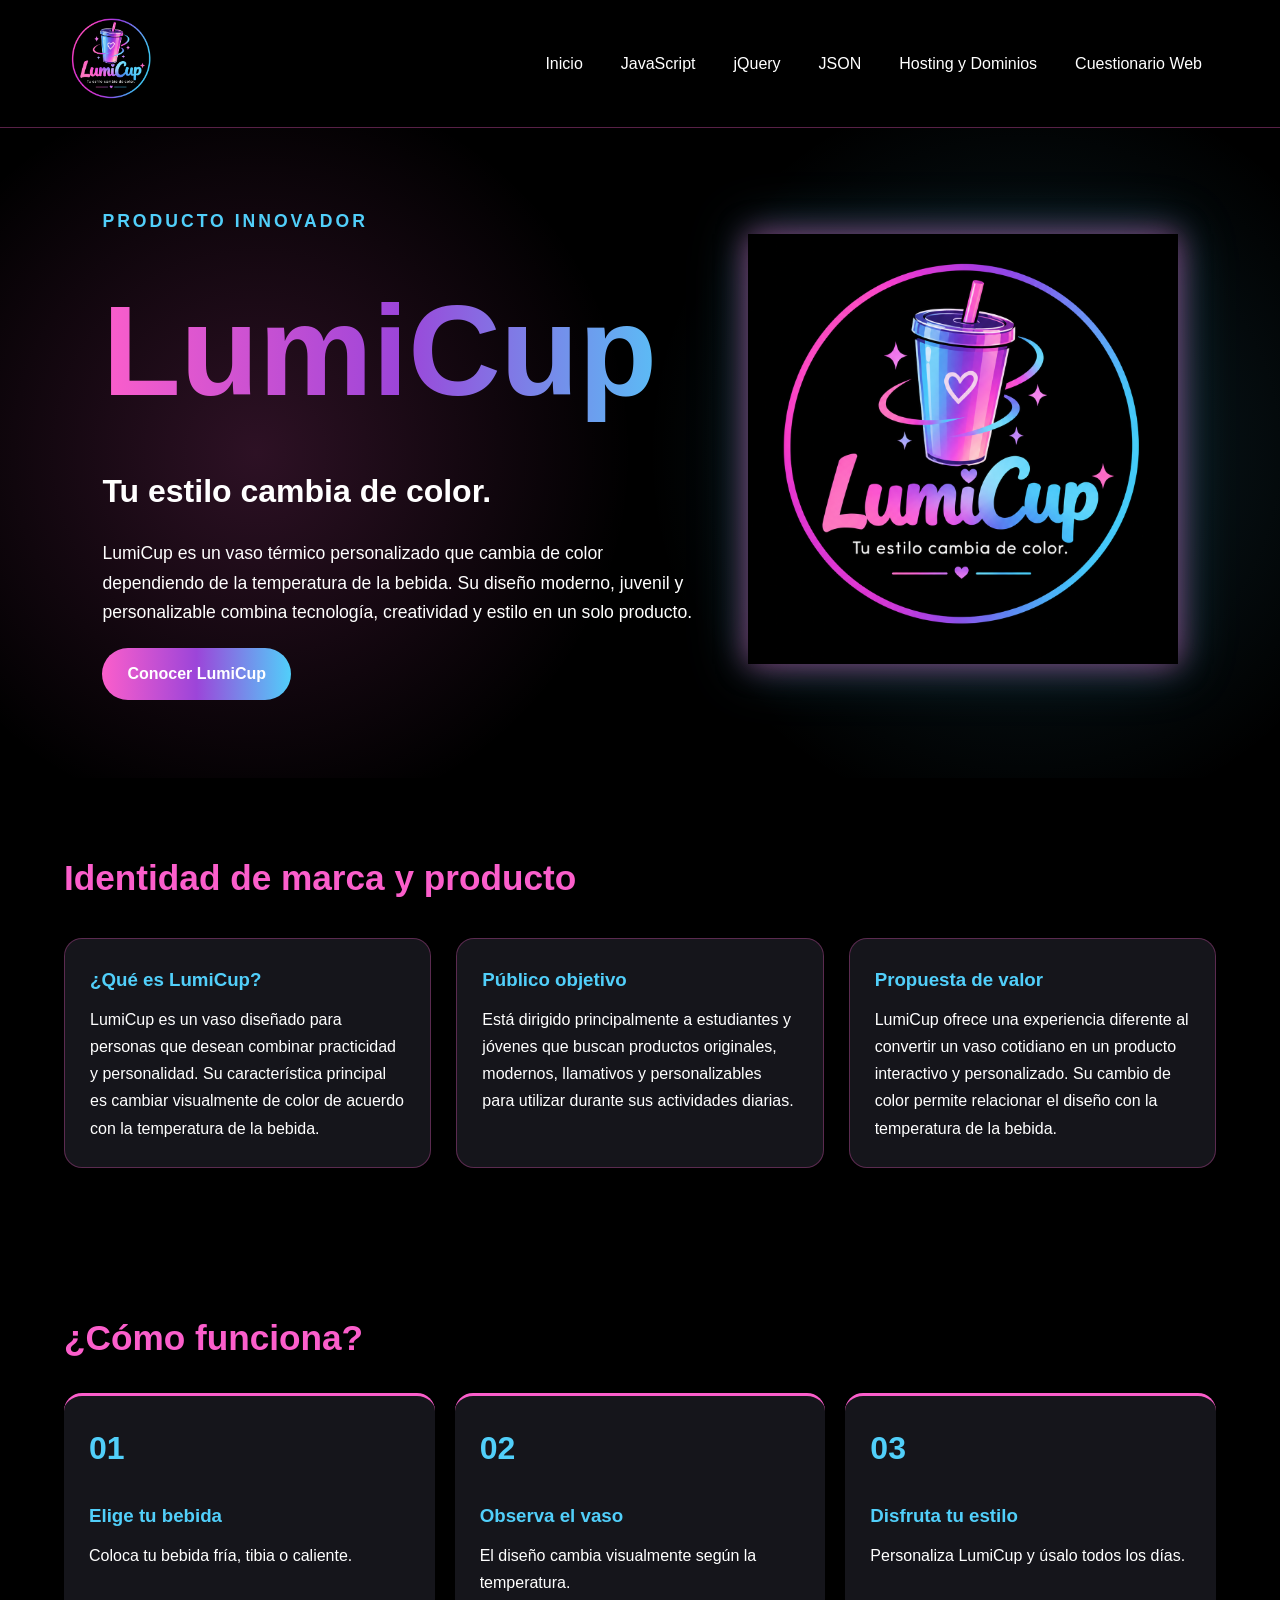
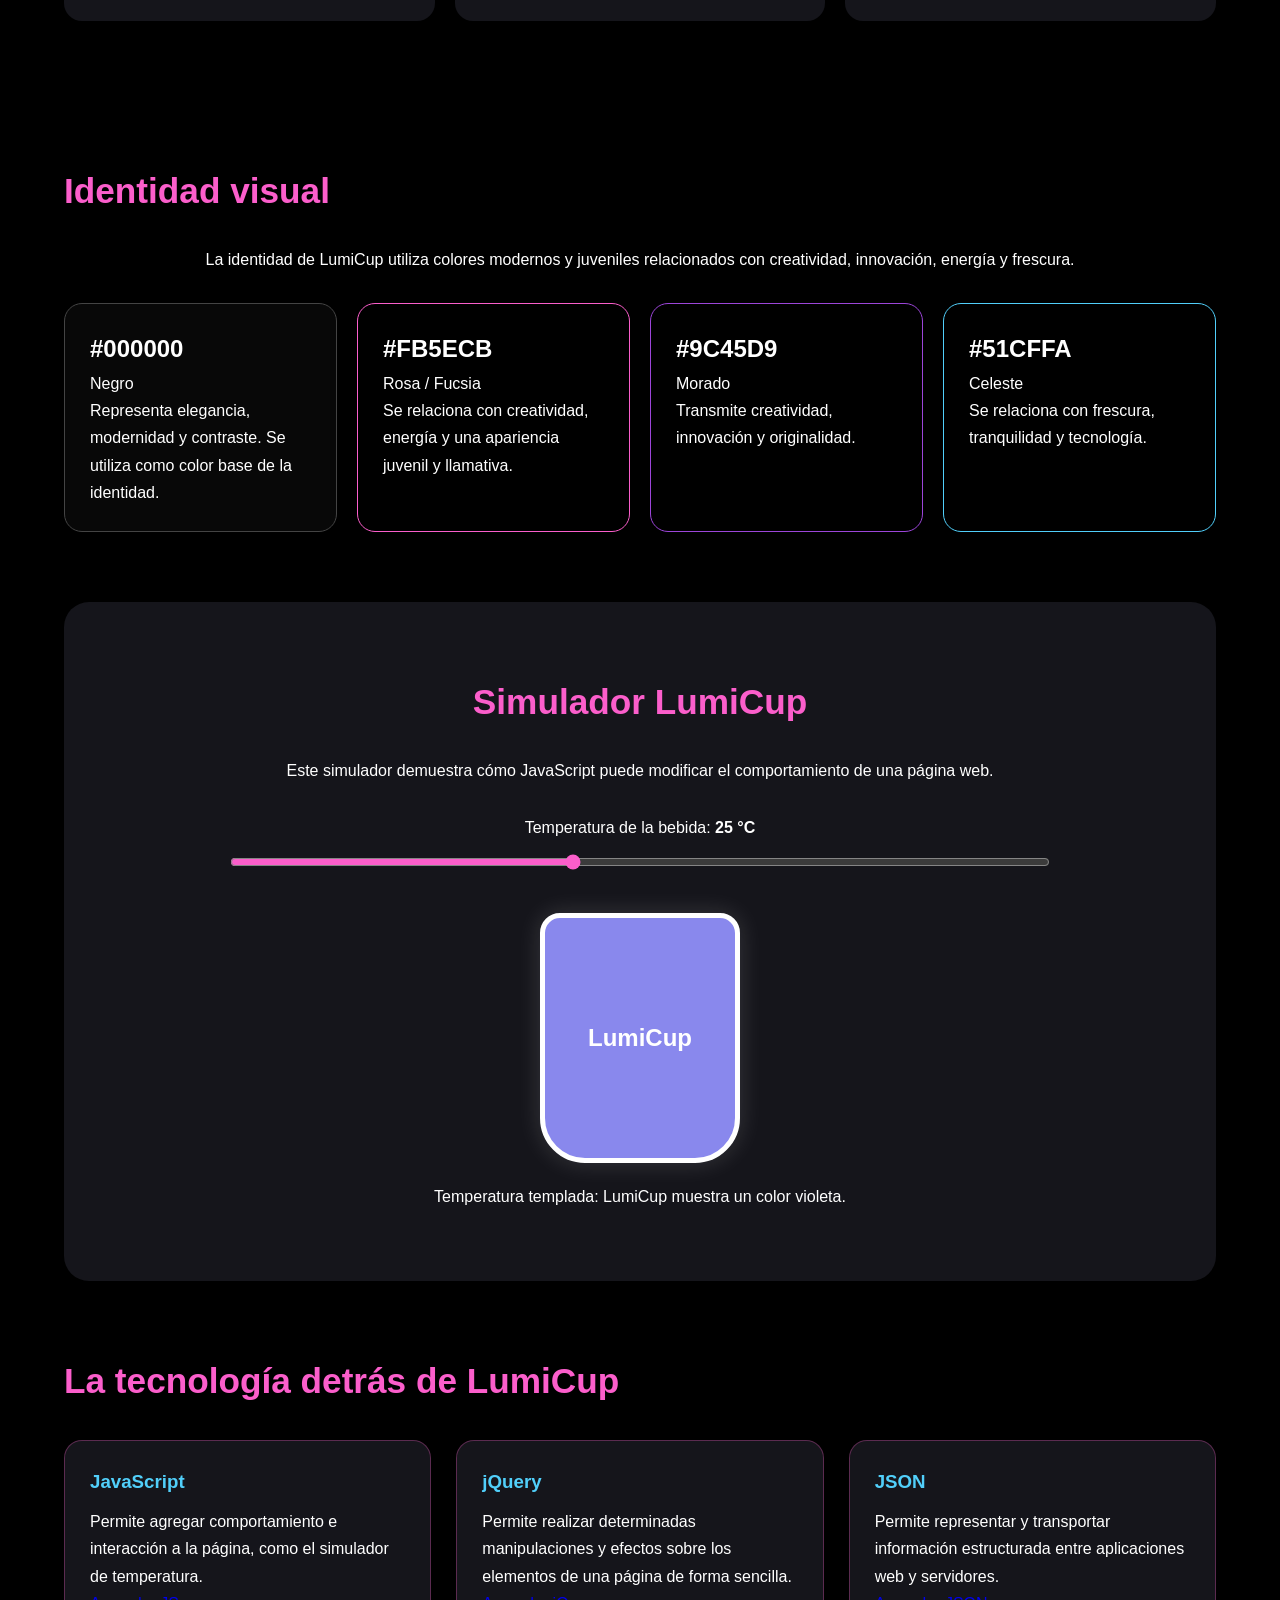
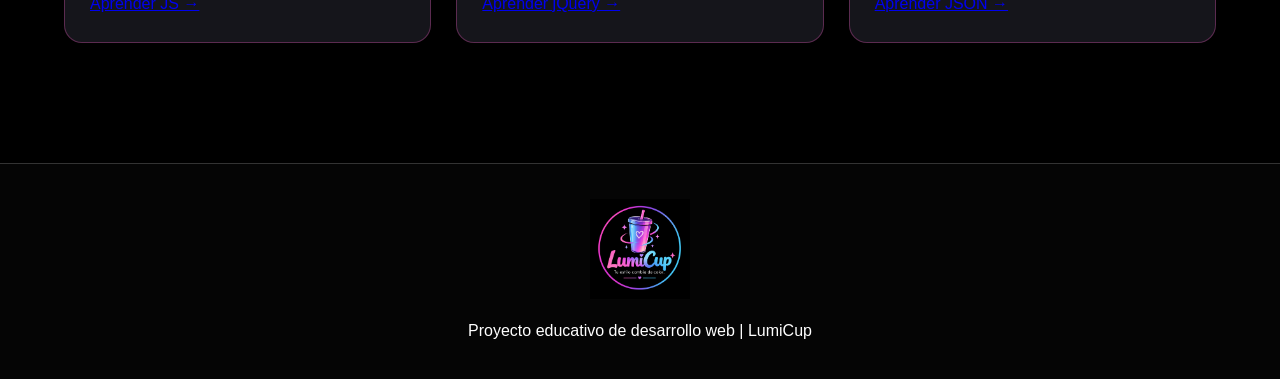
<file: index.html>
<!DOCTYPE html>
<html lang="es">
<head>
    <meta charset="UTF-8">
    <meta name="viewport" content="width=device-width, initial-scale=1.0">
    <title>LumiCup | Inicio</title>
    <link rel="stylesheet" href="css/estilos.css">
</head>

<body>

<header>
    <div class="logo-header">
        <img src="img/Logo LumiCup con brillo neón.png" alt="Logo LumiCup">
    </div>

    <nav>
        <a href="index.html">Inicio</a>
        <a href="javascript.html">JavaScript</a>
        <a href="jquery.html">jQuery</a>
        <a href="json.html">JSON</a>
        <a href="hosting.html">Hosting y Dominios</a>
        <a href="cuestionario.html">Cuestionario Web</a>
    </nav>
</header>

<main>

    <section class="hero">
        <div class="hero-text">
            <p class="etiqueta">PRODUCTO INNOVADOR</p>

            <h1>LumiCup</h1>

            <h2>Tu estilo cambia de color.</h2>

            <p>
                LumiCup es un vaso térmico personalizado que cambia de color
                dependiendo de la temperatura de la bebida. Su diseño moderno,
                juvenil y personalizable combina tecnología, creatividad y estilo
                en un solo producto.
            </p>

            <a href="#producto" class="boton">Conocer LumiCup</a>
        </div>

        <div class="hero-logo">
            <img src="img/Logo LumiCup con brillo neón.png" alt="LumiCup">
        </div>
    </section>


    <section id="producto" class="seccion">
        <h2>Identidad de marca y producto</h2>

        <div class="tarjetas">

            <article class="tarjeta">
                <h3>¿Qué es LumiCup?</h3>
                <p>
                    LumiCup es un vaso diseñado para personas que desean
                    combinar practicidad y personalidad. Su característica
                    principal es cambiar visualmente de color de acuerdo con
                    la temperatura de la bebida.
                </p>
            </article>

            <article class="tarjeta">
                <h3>Público objetivo</h3>
                <p>
                    Está dirigido principalmente a estudiantes y jóvenes que
                    buscan productos originales, modernos, llamativos y
                    personalizables para utilizar durante sus actividades
                    diarias.
                </p>
            </article>

            <article class="tarjeta">
                <h3>Propuesta de valor</h3>
                <p>
                    LumiCup ofrece una experiencia diferente al convertir un
                    vaso cotidiano en un producto interactivo y personalizado.
                    Su cambio de color permite relacionar el diseño con la
                    temperatura de la bebida.
                </p>
            </article>

        </div>
    </section>


    <section class="seccion">
        <h2>¿Cómo funciona?</h2>

        <div class="proceso">

            <div class="paso">
                <span>01</span>
                <h3>Elige tu bebida</h3>
                <p>Coloca tu bebida fría, tibia o caliente.</p>
            </div>

            <div class="paso">
                <span>02</span>
                <h3>Observa el vaso</h3>
                <p>El diseño cambia visualmente según la temperatura.</p>
            </div>

            <div class="paso">
                <span>03</span>
                <h3>Disfruta tu estilo</h3>
                <p>Personaliza LumiCup y úsalo todos los días.</p>
            </div>

        </div>
    </section>


    <section class="seccion">
        <h2>Identidad visual</h2>

        <p class="centrado">
            La identidad de LumiCup utiliza colores modernos y juveniles
            relacionados con creatividad, innovación, energía y frescura.
        </p>

        <div class="colores">

            <div class="color color-negro">
                <strong>#000000</strong>
                <span>Negro</span>
                <p>
                    Representa elegancia, modernidad y contraste.
                    Se utiliza como color base de la identidad.
                </p>
            </div>

            <div class="color color-rosa">
                <strong>#FB5ECB</strong>
                <span>Rosa / Fucsia</span>
                <p>
                    Se relaciona con creatividad, energía y una apariencia
                    juvenil y llamativa.
                </p>
            </div>

            <div class="color color-morado">
                <strong>#9C45D9</strong>
                <span>Morado</span>
                <p>
                    Transmite creatividad, innovación y originalidad.
                </p>
            </div>

            <div class="color color-celeste">
                <strong>#51CFFA</strong>
                <span>Celeste</span>
                <p>
                    Se relaciona con frescura, tranquilidad y tecnología.
                </p>
            </div>

        </div>
    </section>


    <section class="seccion simulador">
        <h2>Simulador LumiCup</h2>

        <p>
            Este simulador demuestra cómo JavaScript puede modificar el
            comportamiento de una página web.
        </p>

        <label for="temperatura">
            Temperatura de la bebida:
            <strong><span id="valorTemperatura">25</span> °C</strong>
        </label>

        <input
            type="range"
            id="temperatura"
            min="0"
            max="60"
            value="25"
        >

        <div id="vaso" class="vaso-demo">
            LumiCup
        </div>

        <p id="mensajeTemperatura">
            Temperatura templada.
        </p>
    </section>


    <section class="seccion">
        <h2>La tecnología detrás de LumiCup</h2>

        <div class="tarjetas">

            <article class="tarjeta">
                <h3>JavaScript</h3>
                <p>
                    Permite agregar comportamiento e interacción a la página,
                    como el simulador de temperatura.
                </p>
                <a href="javascript.html" class="enlace">Aprender JS →</a>
            </article>

            <article class="tarjeta">
                <h3>jQuery</h3>
                <p>
                    Permite realizar determinadas manipulaciones y efectos
                    sobre los elementos de una página de forma sencilla.
                </p>
                <a href="jquery.html" class="enlace">Aprender jQuery →</a>
            </article>

            <article class="tarjeta">
                <h3>JSON</h3>
                <p>
                    Permite representar y transportar información estructurada
                    entre aplicaciones web y servidores.
                </p>
                <a href="json.html" class="enlace">Aprender JSON →</a>
            </article>

        </div>
    </section>

</main>

<footer>
    <img src="img/Logo LumiCup con brillo neón.png" alt="LumiCup">
    <p>Proyecto educativo de desarrollo web | LumiCup</p>
</footer>

<script src="js/script.js"></script>

</body>
</html>
</file>
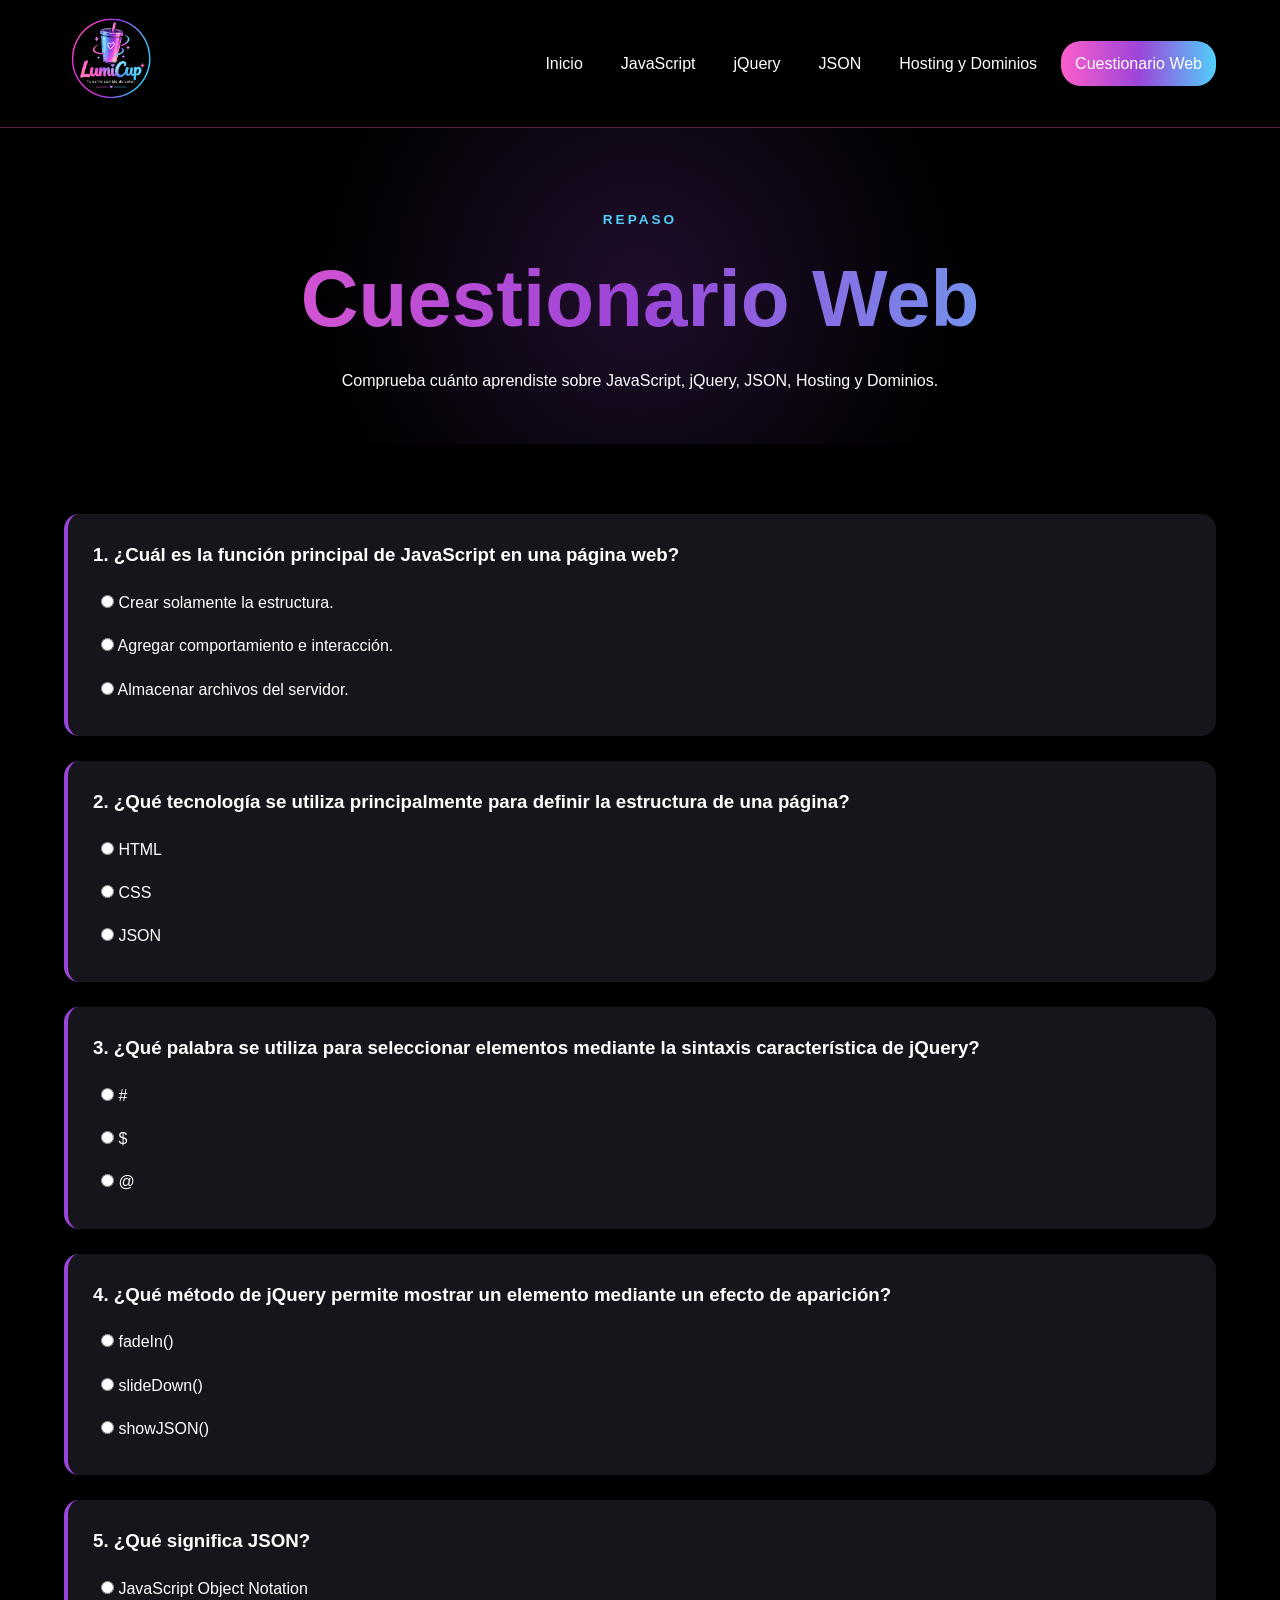
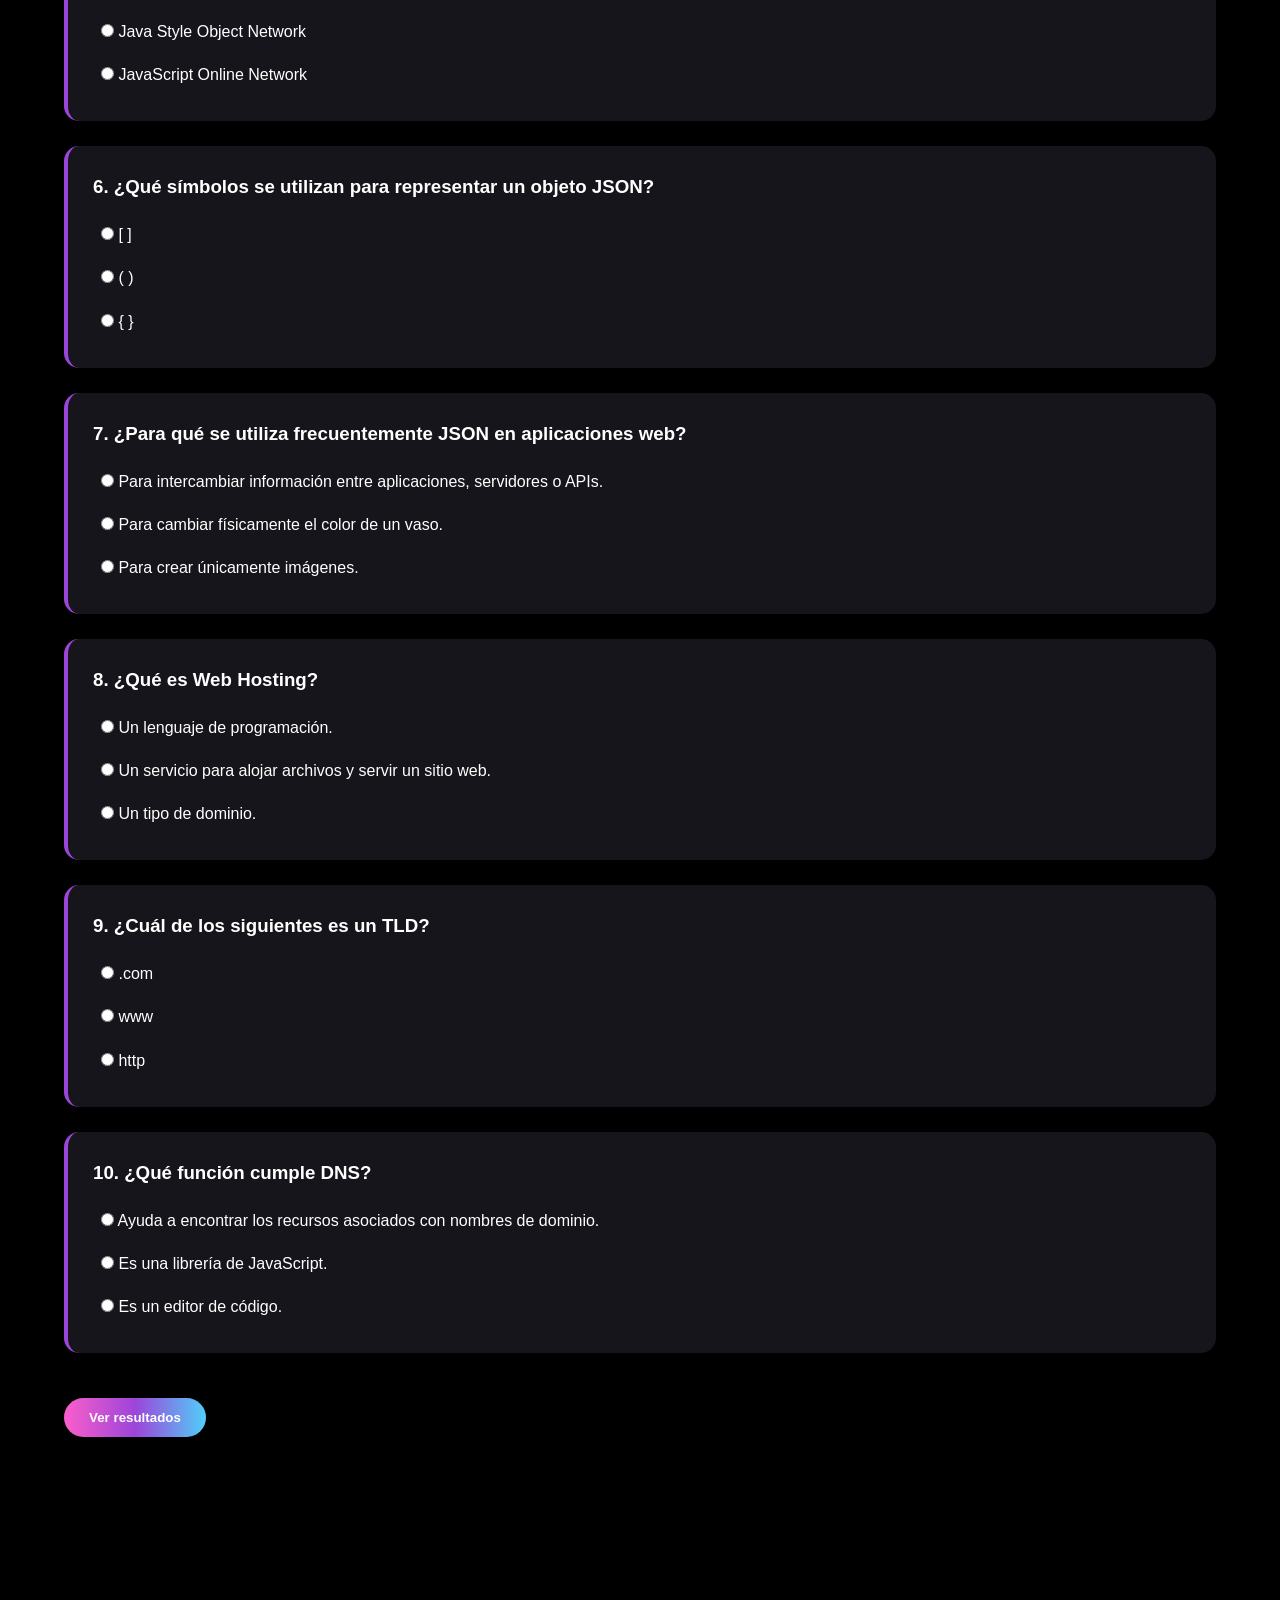
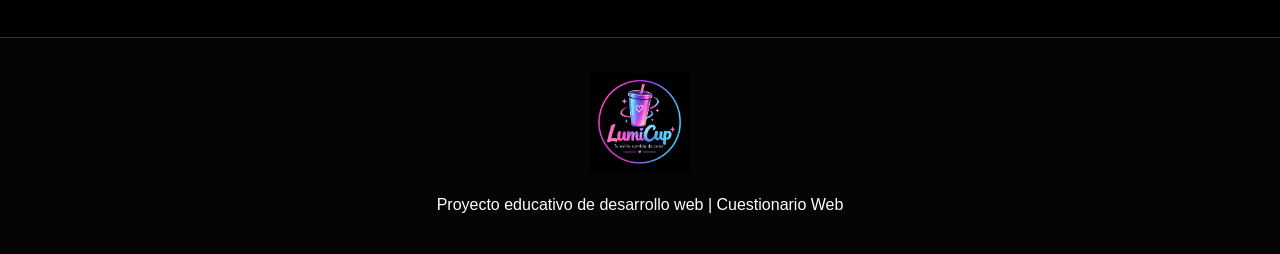
<file: cuestionario.html>
<!DOCTYPE html>
<html lang="es">
<head>

    <meta charset="UTF-8">

    <meta name="viewport" content="width=device-width, initial-scale=1.0">

    <title>LumiCup | Cuestionario Web</title>

    <link rel="stylesheet" href="css/estilos.css">

</head>


<body>

<header>

    <div class="logo-header">

        <img src="img/Logo LumiCup con brillo neón.png" alt="Logo LumiCup">

    </div>


    <nav>

        <a href="index.html">Inicio</a>

        <a href="javascript.html">JavaScript</a>

        <a href="jquery.html">jQuery</a>

        <a href="json.html">JSON</a>

        <a href="hosting.html">Hosting y Dominios</a>

        <a href="cuestionario.html" class="activo">
            Cuestionario Web
        </a>

    </nav>

</header>


<main>


<section class="pagina-titulo">

    <p class="etiqueta">REPASO</p>

    <h1>Cuestionario Web</h1>

    <p>
        Comprueba cuánto aprendiste sobre JavaScript, jQuery, JSON,
        Hosting y Dominios.
    </p>

</section>


<section class="seccion">

<form id="formularioQuiz">


<div class="pregunta">

    <h3>1. ¿Cuál es la función principal de JavaScript en una página web?</h3>

    <label>
        <input type="radio" name="p1" value="a">
        Crear solamente la estructura.
    </label>

    <label>
        <input type="radio" name="p1" value="b">
        Agregar comportamiento e interacción.
    </label>

    <label>
        <input type="radio" name="p1" value="c">
        Almacenar archivos del servidor.
    </label>

</div>


<div class="pregunta">

    <h3>2. ¿Qué tecnología se utiliza principalmente para definir la estructura de una página?</h3>

    <label>
        <input type="radio" name="p2" value="a">
        HTML
    </label>

    <label>
        <input type="radio" name="p2" value="b">
        CSS
    </label>

    <label>
        <input type="radio" name="p2" value="c">
        JSON
    </label>

</div>


<div class="pregunta">

    <h3>3. ¿Qué palabra se utiliza para seleccionar elementos mediante la sintaxis característica de jQuery?</h3>

    <label>
        <input type="radio" name="p3" value="a">
        #
    </label>

    <label>
        <input type="radio" name="p3" value="b">
        $
    </label>

    <label>
        <input type="radio" name="p3" value="c">
        @
    </label>

</div>


<div class="pregunta">

    <h3>4. ¿Qué método de jQuery permite mostrar un elemento mediante un efecto de aparición?</h3>

    <label>
        <input type="radio" name="p4" value="a">
        fadeIn()
    </label>

    <label>
        <input type="radio" name="p4" value="b">
        slideDown()
    </label>

    <label>
        <input type="radio" name="p4" value="c">
        showJSON()
    </label>

</div>


<div class="pregunta">

    <h3>5. ¿Qué significa JSON?</h3>

    <label>
        <input type="radio" name="p5" value="a">
        JavaScript Object Notation
    </label>

    <label>
        <input type="radio" name="p5" value="b">
        Java Style Object Network
    </label>

    <label>
        <input type="radio" name="p5" value="c">
        JavaScript Online Network
    </label>

</div>


<div class="pregunta">

    <h3>6. ¿Qué símbolos se utilizan para representar un objeto JSON?</h3>

    <label>
        <input type="radio" name="p6" value="a">
        [ ]
    </label>

    <label>
        <input type="radio" name="p6" value="b">
        ( )
    </label>

    <label>
        <input type="radio" name="p6" value="c">
        { }
    </label>

</div>


<div class="pregunta">

    <h3>7. ¿Para qué se utiliza frecuentemente JSON en aplicaciones web?</h3>

    <label>
        <input type="radio" name="p7" value="a">
        Para intercambiar información entre aplicaciones, servidores o APIs.
    </label>

    <label>
        <input type="radio" name="p7" value="b">
        Para cambiar físicamente el color de un vaso.
    </label>

    <label>
        <input type="radio" name="p7" value="c">
        Para crear únicamente imágenes.
    </label>

</div>


<div class="pregunta">

    <h3>8. ¿Qué es Web Hosting?</h3>

    <label>
        <input type="radio" name="p8" value="a">
        Un lenguaje de programación.
    </label>

    <label>
        <input type="radio" name="p8" value="b">
        Un servicio para alojar archivos y servir un sitio web.
    </label>

    <label>
        <input type="radio" name="p8" value="c">
        Un tipo de dominio.
    </label>

</div>


<div class="pregunta">

    <h3>9. ¿Cuál de los siguientes es un TLD?</h3>

    <label>
        <input type="radio" name="p9" value="a">
        .com
    </label>

    <label>
        <input type="radio" name="p9" value="b">
        www
    </label>

    <label>
        <input type="radio" name="p9" value="c">
        http
    </label>

</div>


<div class="pregunta">

    <h3>10. ¿Qué función cumple DNS?</h3>

    <label>
        <input type="radio" name="p10" value="a">
        Ayuda a encontrar los recursos asociados con nombres de dominio.
    </label>

    <label>
        <input type="radio" name="p10" value="b">
        Es una librería de JavaScript.
    </label>

    <label>
        <input type="radio" name="p10" value="c">
        Es un editor de código.
    </label>

</div>


<button type="submit" class="boton">
    Ver resultados
</button>


<div id="resultadoQuiz" class="resultado-quiz"></div>


</form>

</section>

</main>


<footer>

    <img src="img/Logo LumiCup con brillo neón.png" alt="LumiCup">

    <p>Proyecto educativo de desarrollo web | Cuestionario Web</p>

</footer>


<script src="js/script.js"></script>

</body>
</html>
</file>
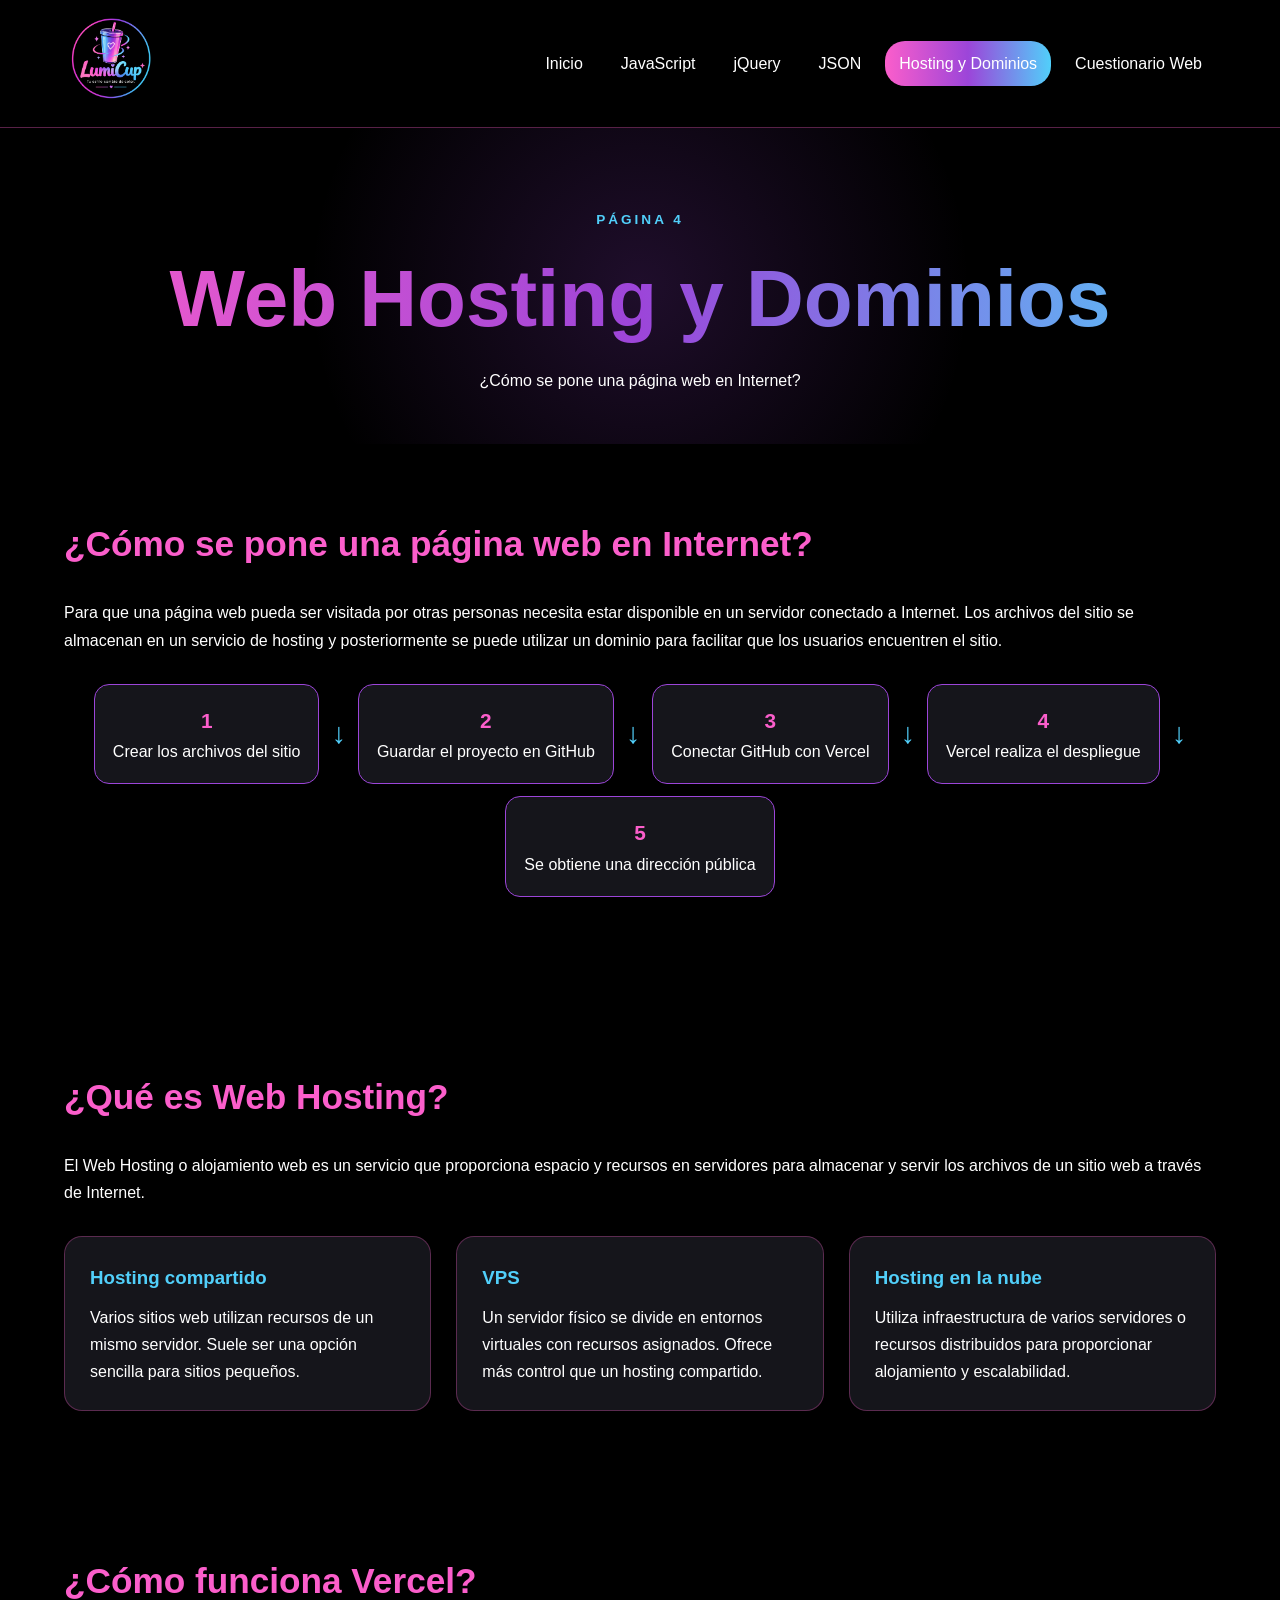
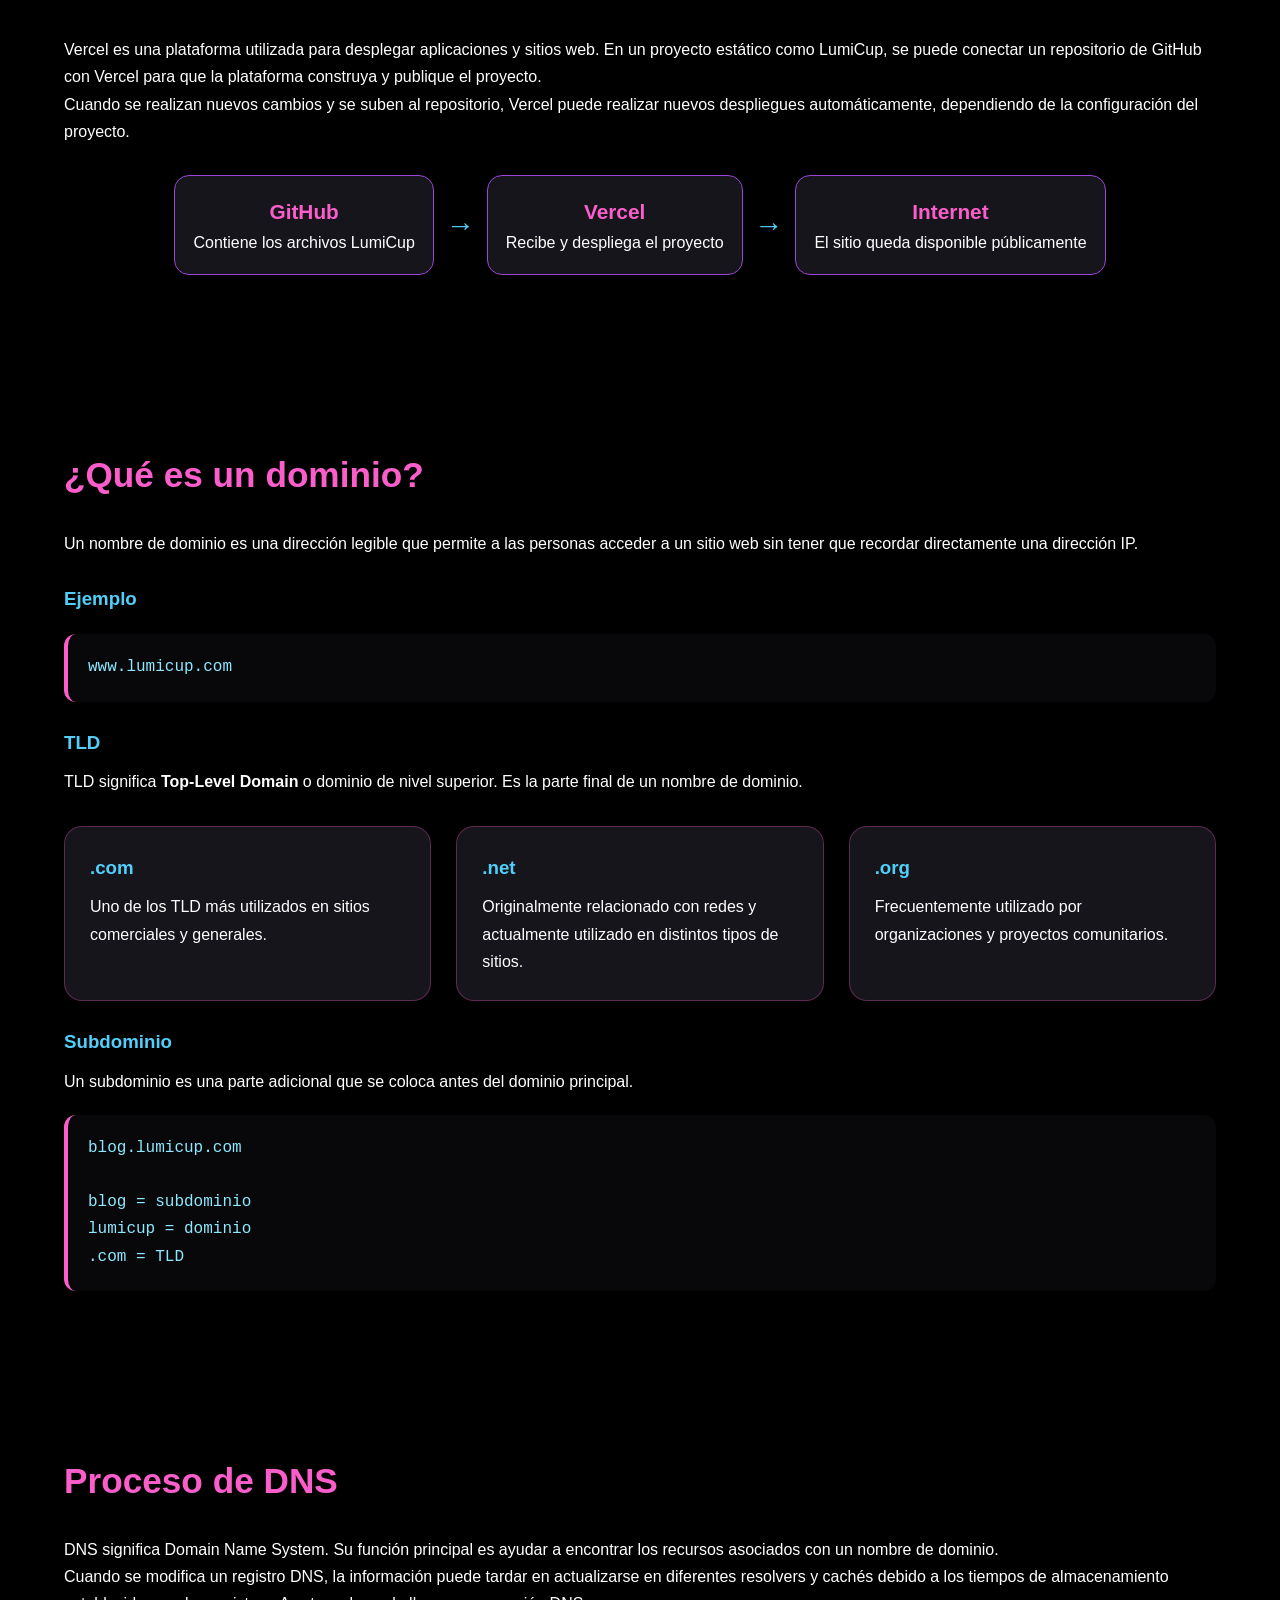
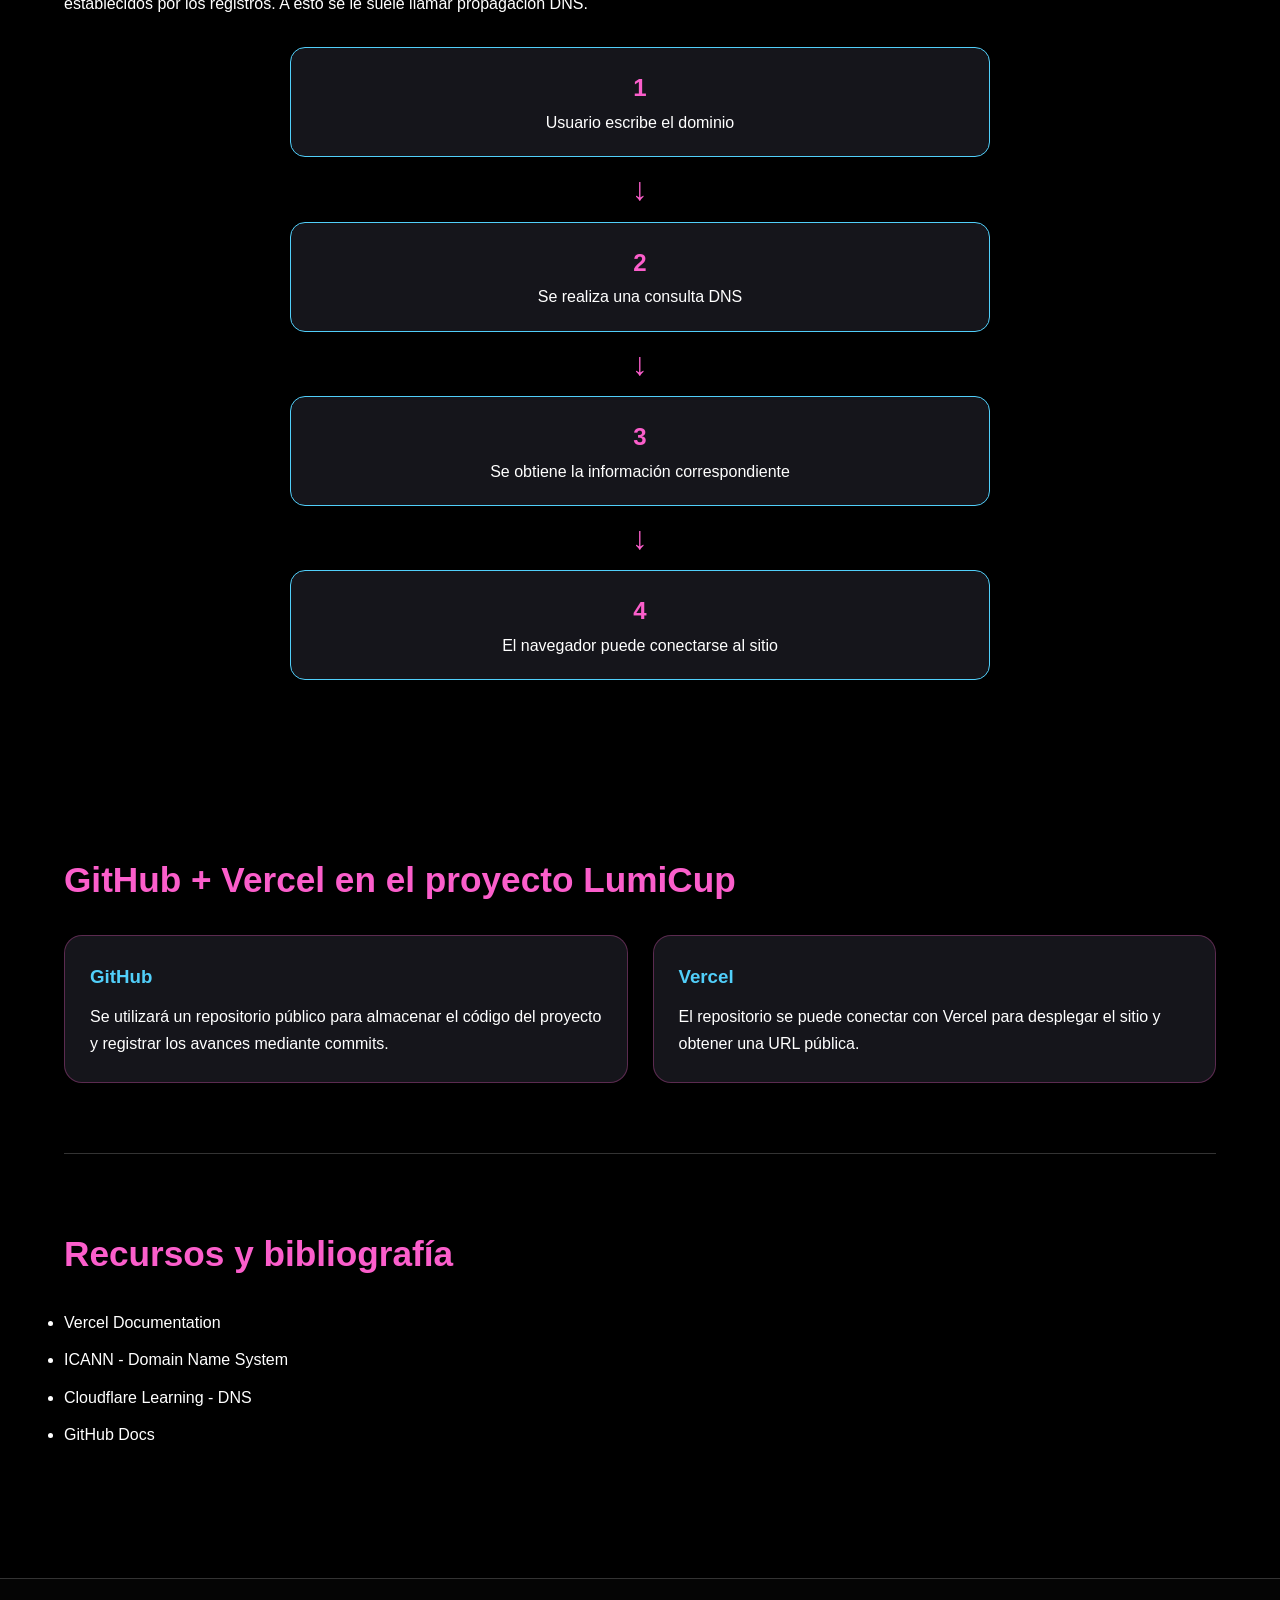
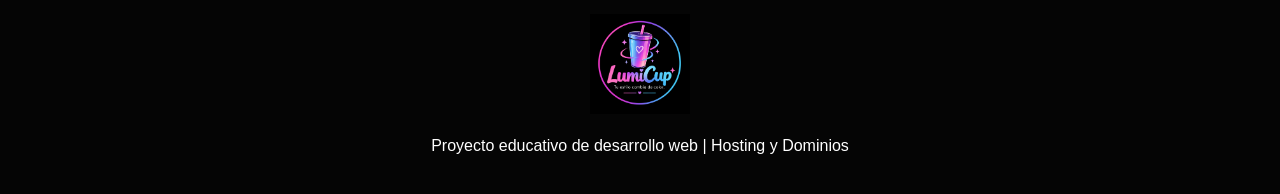
<file: hosting.html>
<!DOCTYPE html>
<html lang="es">
<head>

    <meta charset="UTF-8">

    <meta name="viewport" content="width=device-width, initial-scale=1.0">

    <title>LumiCup | Hosting y Dominios</title>

    <link rel="stylesheet" href="css/estilos.css">

</head>


<body>

<header>

    <div class="logo-header">

        <img src="img/Logo LumiCup con brillo neón.png" alt="Logo LumiCup">

    </div>


    <nav>

        <a href="index.html">Inicio</a>

        <a href="javascript.html">JavaScript</a>

        <a href="jquery.html">jQuery</a>

        <a href="json.html">JSON</a>

        <a href="hosting.html" class="activo">Hosting y Dominios</a>

        <a href="cuestionario.html">Cuestionario Web</a>

    </nav>

</header>


<main>


<section class="pagina-titulo">

    <p class="etiqueta">PÁGINA 4</p>

    <h1>Web Hosting y Dominios</h1>

    <p>
        ¿Cómo se pone una página web en Internet?
    </p>

</section>


<section class="seccion">

    <h2>¿Cómo se pone una página web en Internet?</h2>

    <p>
        Para que una página web pueda ser visitada por otras personas
        necesita estar disponible en un servidor conectado a Internet.
        Los archivos del sitio se almacenan en un servicio de hosting
        y posteriormente se puede utilizar un dominio para facilitar
        que los usuarios encuentren el sitio.
    </p>


    <div class="flujo">

        <div class="flujo-item">
            <strong>1</strong>
            <span>Crear los archivos del sitio</span>
        </div>

        <div class="flecha">↓</div>

        <div class="flujo-item">
            <strong>2</strong>
            <span>Guardar el proyecto en GitHub</span>
        </div>

        <div class="flecha">↓</div>

        <div class="flujo-item">
            <strong>3</strong>
            <span>Conectar GitHub con Vercel</span>
        </div>

        <div class="flecha">↓</div>

        <div class="flujo-item">
            <strong>4</strong>
            <span>Vercel realiza el despliegue</span>
        </div>

        <div class="flecha">↓</div>

        <div class="flujo-item">
            <strong>5</strong>
            <span>Se obtiene una dirección pública</span>
        </div>

    </div>

</section>


<section class="seccion">

    <h2>¿Qué es Web Hosting?</h2>

    <p>
        El Web Hosting o alojamiento web es un servicio que proporciona
        espacio y recursos en servidores para almacenar y servir los
        archivos de un sitio web a través de Internet.
    </p>


    <div class="tarjetas">

        <article class="tarjeta">

            <h3>Hosting compartido</h3>

            <p>
                Varios sitios web utilizan recursos de un mismo servidor.
                Suele ser una opción sencilla para sitios pequeños.
            </p>

        </article>


        <article class="tarjeta">

            <h3>VPS</h3>

            <p>
                Un servidor físico se divide en entornos virtuales con
                recursos asignados. Ofrece más control que un hosting
                compartido.
            </p>

        </article>


        <article class="tarjeta">

            <h3>Hosting en la nube</h3>

            <p>
                Utiliza infraestructura de varios servidores o recursos
                distribuidos para proporcionar alojamiento y escalabilidad.
            </p>

        </article>

    </div>

</section>


<section class="seccion">

    <h2>¿Cómo funciona Vercel?</h2>

    <p>
        Vercel es una plataforma utilizada para desplegar aplicaciones
        y sitios web. En un proyecto estático como LumiCup, se puede
        conectar un repositorio de GitHub con Vercel para que la plataforma
        construya y publique el proyecto.
    </p>

    <p>
        Cuando se realizan nuevos cambios y se suben al repositorio,
        Vercel puede realizar nuevos despliegues automáticamente,
        dependiendo de la configuración del proyecto.
    </p>


    <div class="flujo">

        <div class="flujo-item">
            <strong>GitHub</strong>
            <span>Contiene los archivos LumiCup</span>
        </div>

        <div class="flecha">→</div>

        <div class="flujo-item">
            <strong>Vercel</strong>
            <span>Recibe y despliega el proyecto</span>
        </div>

        <div class="flecha">→</div>

        <div class="flujo-item">
            <strong>Internet</strong>
            <span>El sitio queda disponible públicamente</span>
        </div>

    </div>

</section>


<section class="seccion">

    <h2>¿Qué es un dominio?</h2>

    <p>
        Un nombre de dominio es una dirección legible que permite a las
        personas acceder a un sitio web sin tener que recordar directamente
        una dirección IP.
    </p>


    <h3>Ejemplo</h3>

<pre><code>www.lumicup.com</code></pre>


    <h3>TLD</h3>

    <p>
        TLD significa <strong>Top-Level Domain</strong> o dominio de
        nivel superior. Es la parte final de un nombre de dominio.
    </p>


    <div class="tarjetas">

        <article class="tarjeta">
            <h3>.com</h3>
            <p>Uno de los TLD más utilizados en sitios comerciales y generales.</p>
        </article>

        <article class="tarjeta">
            <h3>.net</h3>
            <p>Originalmente relacionado con redes y actualmente utilizado en distintos tipos de sitios.</p>
        </article>

        <article class="tarjeta">
            <h3>.org</h3>
            <p>Frecuentemente utilizado por organizaciones y proyectos comunitarios.</p>
        </article>

    </div>


    <h3>Subdominio</h3>

    <p>
        Un subdominio es una parte adicional que se coloca antes del
        dominio principal.
    </p>


<pre><code>blog.lumicup.com

blog = subdominio
lumicup = dominio
.com = TLD</code></pre>

</section>


<section class="seccion">

    <h2>Proceso de DNS</h2>

    <p>
        DNS significa Domain Name System. Su función principal es ayudar
        a encontrar los recursos asociados con un nombre de dominio.
    </p>

    <p>
        Cuando se modifica un registro DNS, la información puede tardar
        en actualizarse en diferentes resolvers y cachés debido a los
        tiempos de almacenamiento establecidos por los registros. A esto
        se le suele llamar propagación DNS.
    </p>


    <div class="dns">

        <div class="dns-box">
            <strong>1</strong>
            <span>Usuario escribe el dominio</span>
        </div>

        <div class="dns-arrow">↓</div>

        <div class="dns-box">
            <strong>2</strong>
            <span>Se realiza una consulta DNS</span>
        </div>

        <div class="dns-arrow">↓</div>

        <div class="dns-box">
            <strong>3</strong>
            <span>Se obtiene la información correspondiente</span>
        </div>

        <div class="dns-arrow">↓</div>

        <div class="dns-box">
            <strong>4</strong>
            <span>El navegador puede conectarse al sitio</span>
        </div>

    </div>

</section>


<section class="seccion">

    <h2>GitHub + Vercel en el proyecto LumiCup</h2>

    <div class="dos-columnas">

        <div class="tarjeta">

            <h3>GitHub</h3>

            <p>
                Se utilizará un repositorio público para almacenar el código
                del proyecto y registrar los avances mediante commits.
            </p>

        </div>


        <div class="tarjeta">

            <h3>Vercel</h3>

            <p>
                El repositorio se puede conectar con Vercel para desplegar
                el sitio y obtener una URL pública.
            </p>

        </div>

    </div>

</section>


<section class="seccion bibliografia">

    <h2>Recursos y bibliografía</h2>

    <ul>

        <li>
            Vercel Documentation
        </li>

        <li>
            ICANN - Domain Name System
        </li>

        <li>
            Cloudflare Learning - DNS
        </li>

        <li>
            GitHub Docs
        </li>

    </ul>

</section>


</main>


<footer>

    <img src="img/Logo LumiCup con brillo neón.png" alt="LumiCup">

    <p>Proyecto educativo de desarrollo web | Hosting y Dominios</p>

</footer>


</body>
</html>
</file>
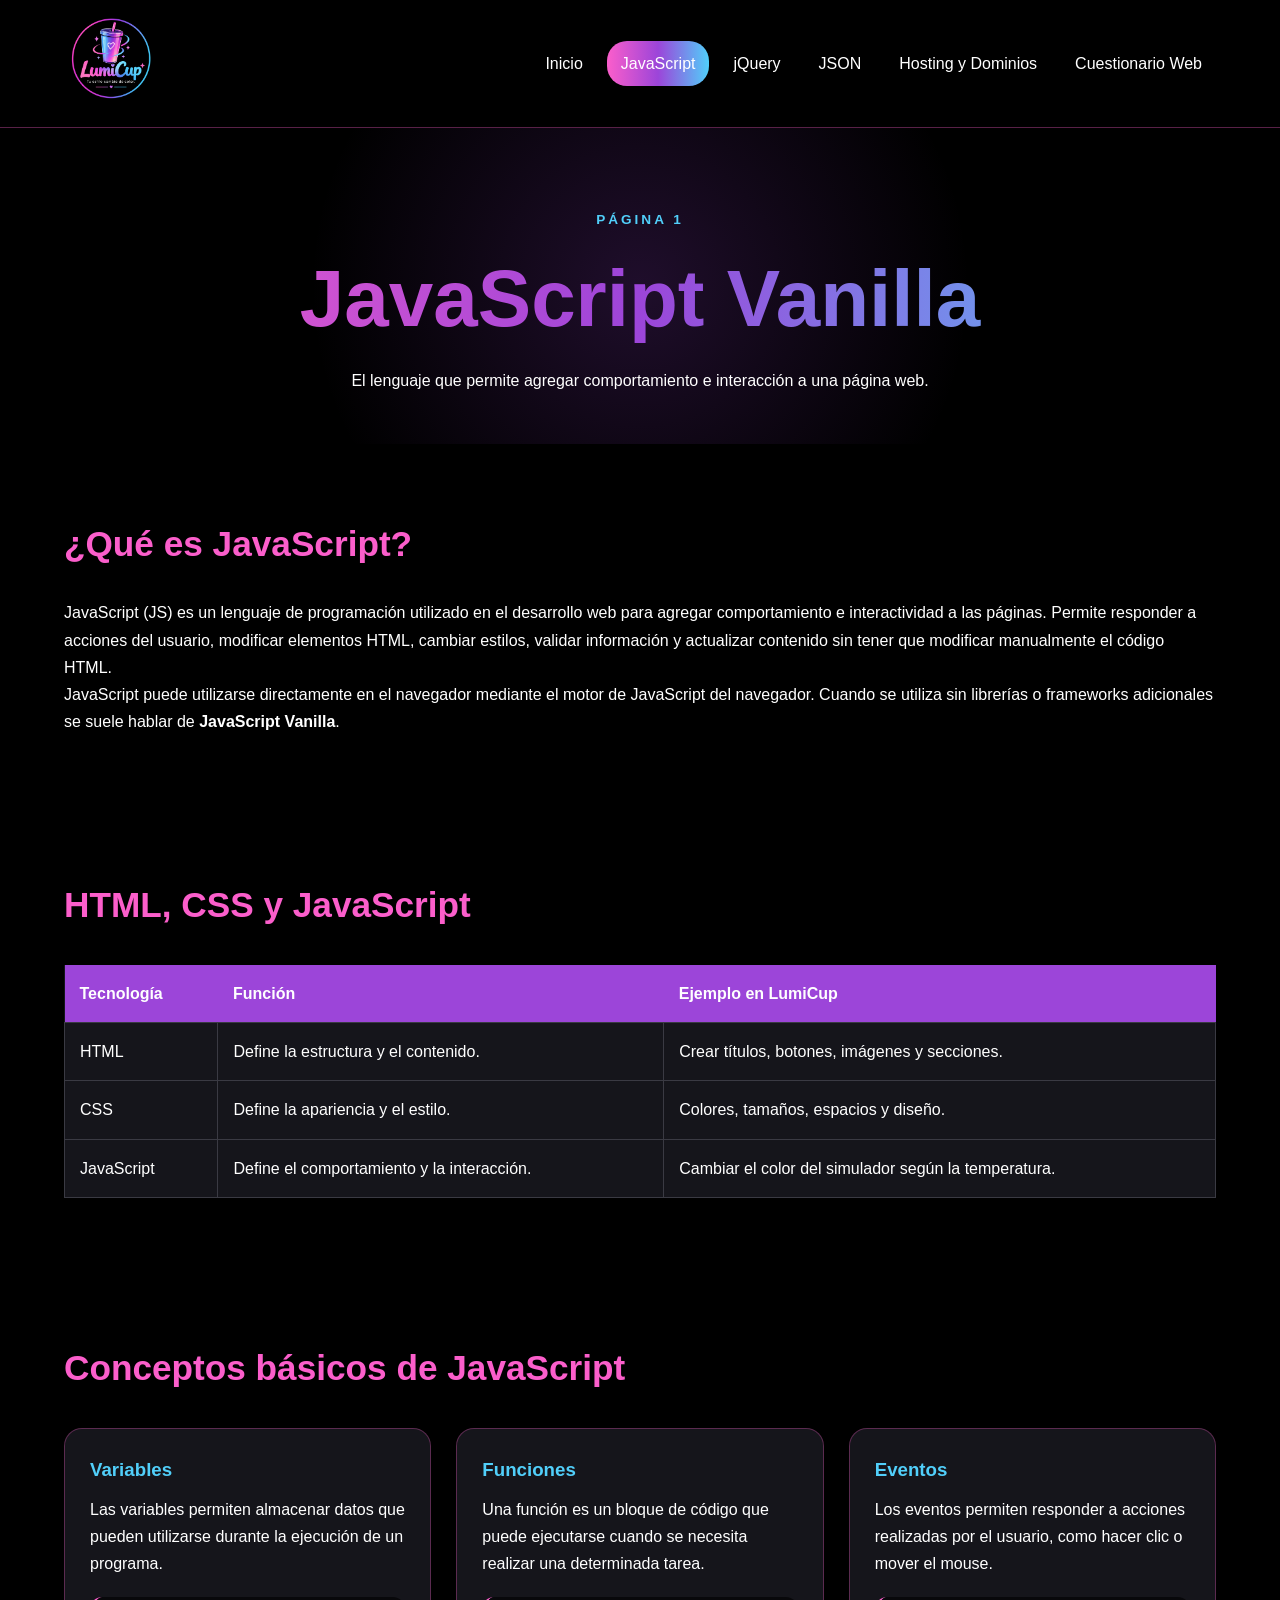
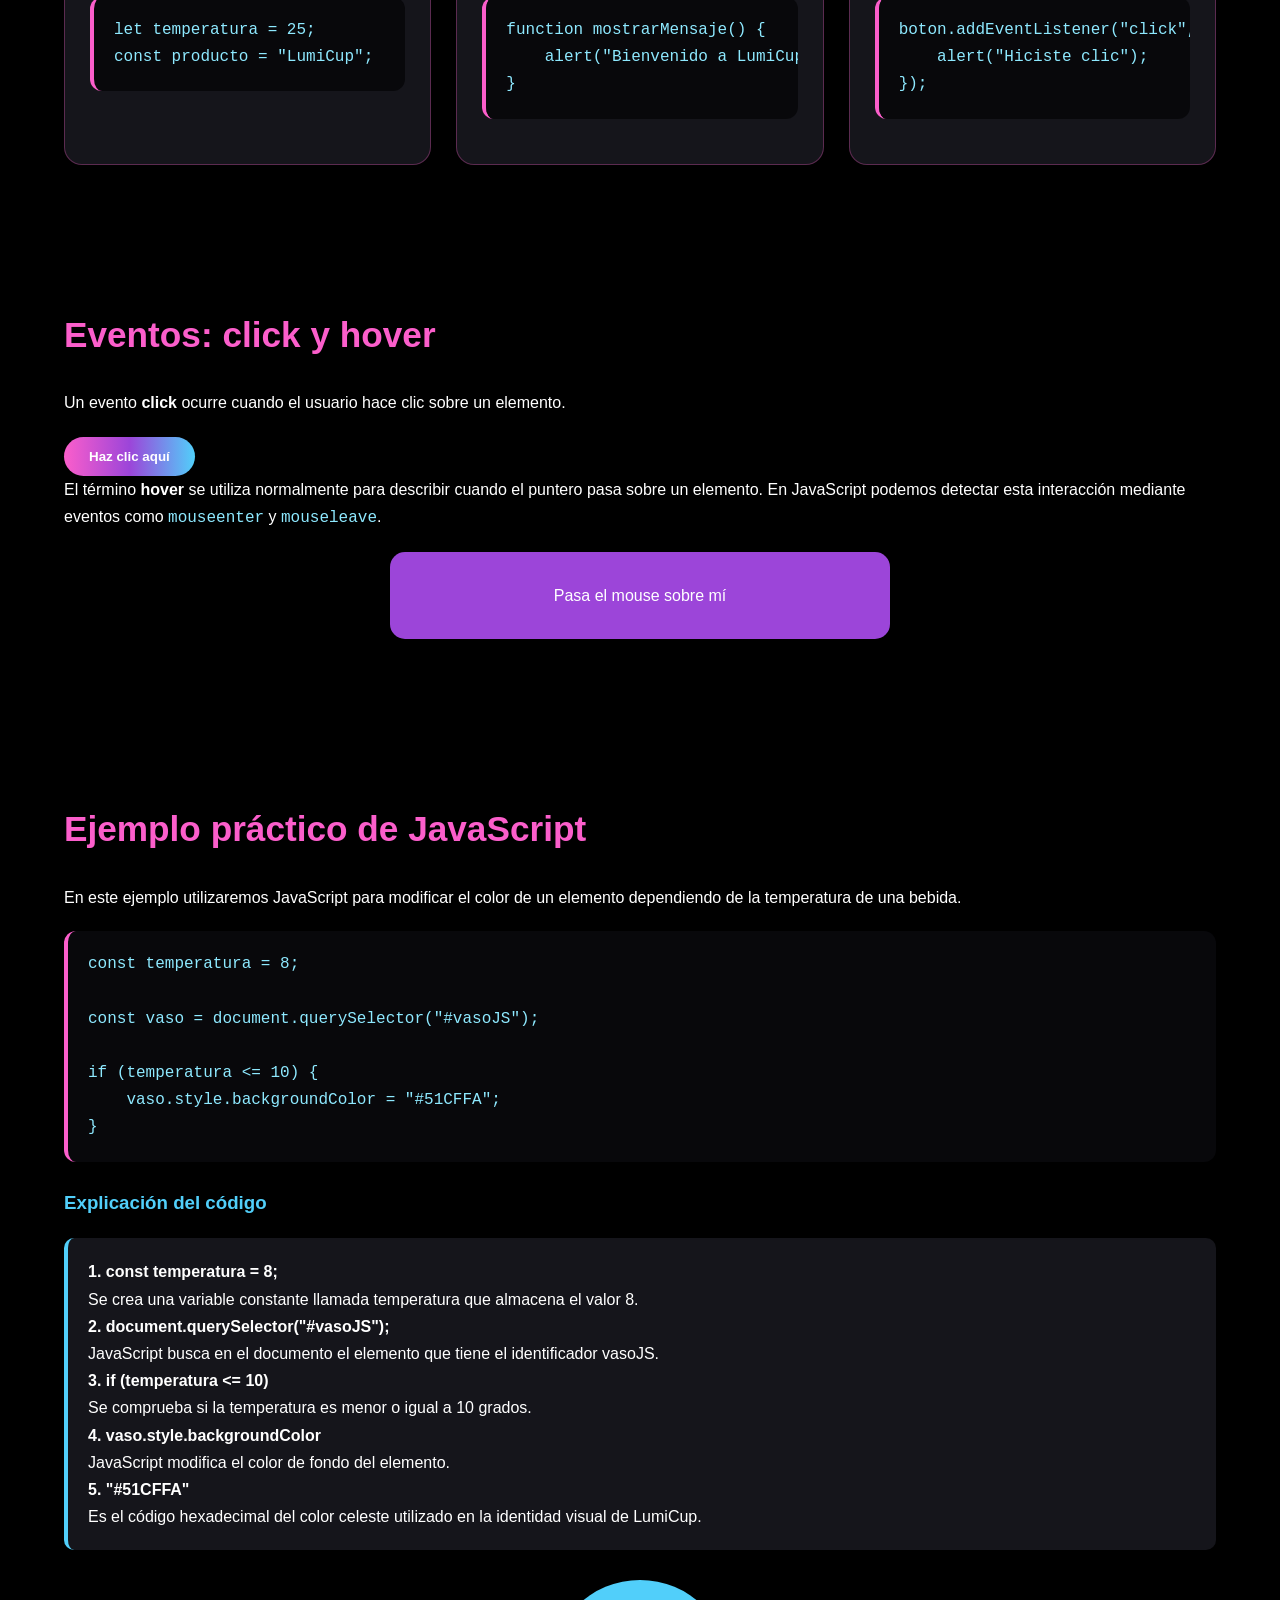
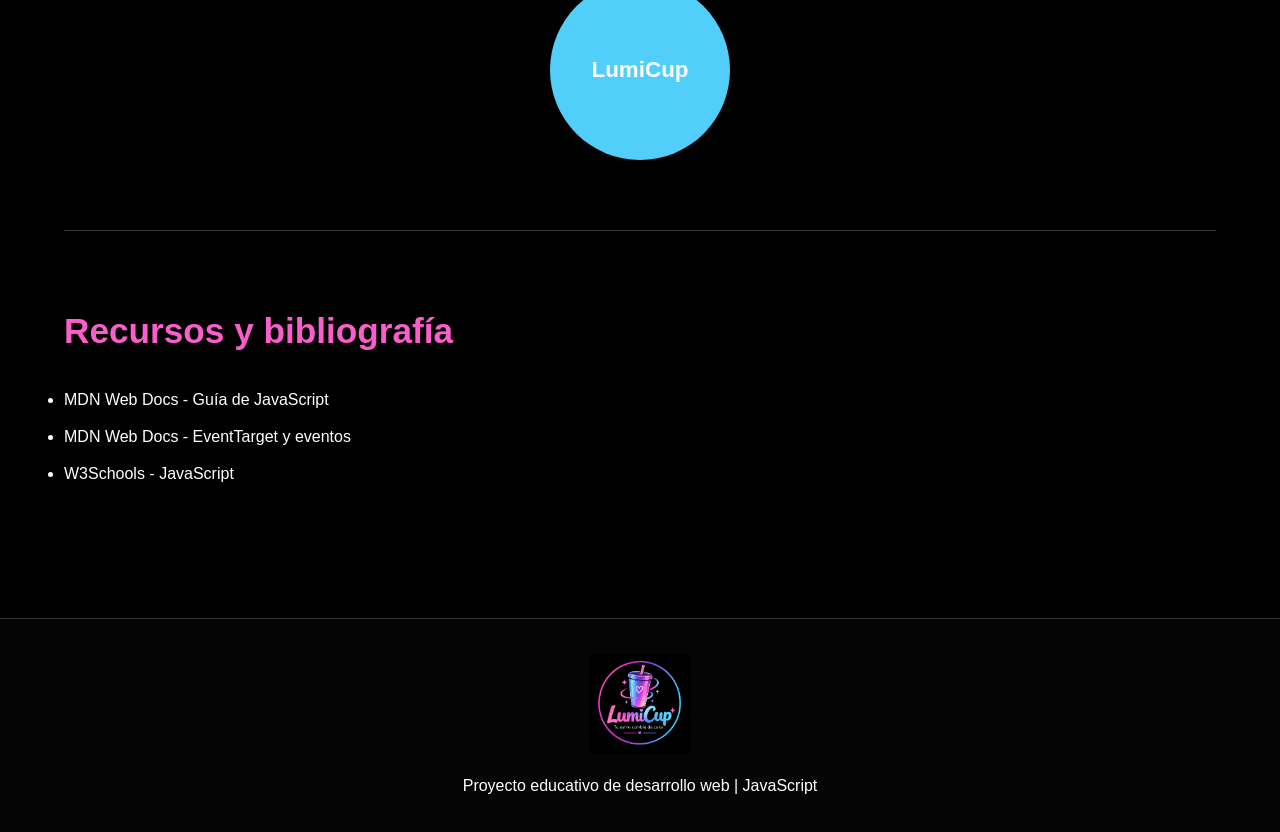
<file: javascript.html>
<!DOCTYPE html>
<html lang="es">
<head>
    <meta charset="UTF-8">
    <meta name="viewport" content="width=device-width, initial-scale=1.0">
    <title>LumiCup | JavaScript</title>
    <link rel="stylesheet" href="css/estilos.css">
</head>

<body>

<header>
    <div class="logo-header">
        <img src="img/Logo LumiCup con brillo neón.png" alt="Logo LumiCup">
    </div>

    <nav>
        <a href="index.html">Inicio</a>
        <a href="javascript.html" class="activo">JavaScript</a>
        <a href="jquery.html">jQuery</a>
        <a href="json.html">JSON</a>
        <a href="hosting.html">Hosting y Dominios</a>
        <a href="cuestionario.html">Cuestionario Web</a>
    </nav>
</header>


<main>

<section class="pagina-titulo">
    <p class="etiqueta">PÁGINA 1</p>
    <h1>JavaScript Vanilla</h1>
    <p>
        El lenguaje que permite agregar comportamiento e interacción
        a una página web.
    </p>
</section>


<section class="seccion">

    <h2>¿Qué es JavaScript?</h2>

    <p>
        JavaScript (JS) es un lenguaje de programación utilizado en el
        desarrollo web para agregar comportamiento e interactividad a
        las páginas. Permite responder a acciones del usuario, modificar
        elementos HTML, cambiar estilos, validar información y actualizar
        contenido sin tener que modificar manualmente el código HTML.
    </p>

    <p>
        JavaScript puede utilizarse directamente en el navegador mediante
        el motor de JavaScript del navegador. Cuando se utiliza sin
        librerías o frameworks adicionales se suele hablar de
        <strong>JavaScript Vanilla</strong>.
    </p>

</section>


<section class="seccion">

    <h2>HTML, CSS y JavaScript</h2>

    <table class="tabla">
        <thead>
            <tr>
                <th>Tecnología</th>
                <th>Función</th>
                <th>Ejemplo en LumiCup</th>
            </tr>
        </thead>

        <tbody>
            <tr>
                <td>HTML</td>
                <td>Define la estructura y el contenido.</td>
                <td>Crear títulos, botones, imágenes y secciones.</td>
            </tr>

            <tr>
                <td>CSS</td>
                <td>Define la apariencia y el estilo.</td>
                <td>Colores, tamaños, espacios y diseño.</td>
            </tr>

            <tr>
                <td>JavaScript</td>
                <td>Define el comportamiento y la interacción.</td>
                <td>Cambiar el color del simulador según la temperatura.</td>
            </tr>
        </tbody>
    </table>

</section>


<section class="seccion">

    <h2>Conceptos básicos de JavaScript</h2>

    <div class="tarjetas">

        <article class="tarjeta">
            <h3>Variables</h3>
            <p>
                Las variables permiten almacenar datos que pueden utilizarse
                durante la ejecución de un programa.
            </p>

<pre><code>let temperatura = 25;
const producto = "LumiCup";</code></pre>

        </article>


        <article class="tarjeta">
            <h3>Funciones</h3>

            <p>
                Una función es un bloque de código que puede ejecutarse
                cuando se necesita realizar una determinada tarea.
            </p>

<pre><code>function mostrarMensaje() {
    alert("Bienvenido a LumiCup");
}</code></pre>

        </article>


        <article class="tarjeta">
            <h3>Eventos</h3>

            <p>
                Los eventos permiten responder a acciones realizadas por
                el usuario, como hacer clic o mover el mouse.
            </p>

<pre><code>boton.addEventListener("click", function() {
    alert("Hiciste clic");
});</code></pre>

        </article>

    </div>

</section>


<section class="seccion">

    <h2>Eventos: click y hover</h2>

    <p>
        Un evento <strong>click</strong> ocurre cuando el usuario hace clic
        sobre un elemento.
    </p>

    <button id="demoClick" class="boton">
        Haz clic aquí
    </button>

    <p id="resultadoClick" class="resultado"></p>


    <p>
        El término <strong>hover</strong> se utiliza normalmente para
        describir cuando el puntero pasa sobre un elemento. En JavaScript
        podemos detectar esta interacción mediante eventos como
        <code>mouseenter</code> y <code>mouseleave</code>.
    </p>

    <div id="demoHover" class="hover-demo">
        Pasa el mouse sobre mí
    </div>

    <p id="resultadoHover" class="resultado"></p>

</section>


<section class="seccion">

    <h2>Ejemplo práctico de JavaScript</h2>

    <p>
        En este ejemplo utilizaremos JavaScript para modificar el color
        de un elemento dependiendo de la temperatura de una bebida.
    </p>


<pre><code>const temperatura = 8;

const vaso = document.querySelector("#vasoJS");

if (temperatura &lt;= 10) {
    vaso.style.backgroundColor = "#51CFFA";
}</code></pre>


    <h3>Explicación del código</h3>

    <div class="explicacion">

        <p>
            <strong>1. const temperatura = 8;</strong><br>
            Se crea una variable constante llamada temperatura que almacena
            el valor 8.
        </p>

        <p>
            <strong>2. document.querySelector("#vasoJS");</strong><br>
            JavaScript busca en el documento el elemento que tiene el
            identificador vasoJS.
        </p>

        <p>
            <strong>3. if (temperatura &lt;= 10)</strong><br>
            Se comprueba si la temperatura es menor o igual a 10 grados.
        </p>

        <p>
            <strong>4. vaso.style.backgroundColor</strong><br>
            JavaScript modifica el color de fondo del elemento.
        </p>

        <p>
            <strong>5. "#51CFFA"</strong><br>
            Es el código hexadecimal del color celeste utilizado en
            la identidad visual de LumiCup.
        </p>

    </div>


    <div class="ejemplo-js">
        <div id="vasoJS">LumiCup</div>
    </div>

</section>


<section class="seccion bibliografia">

    <h2>Recursos y bibliografía</h2>

    <ul>
        <li>
            MDN Web Docs - Guía de JavaScript
        </li>

        <li>
            MDN Web Docs - EventTarget y eventos
        </li>

        <li>
            W3Schools - JavaScript
        </li>
    </ul>

</section>

</main>


<footer>
    <img src="img/Logo LumiCup con brillo neón.png" alt="LumiCup">
    <p>Proyecto educativo de desarrollo web | JavaScript</p>
</footer>

<script src="js/script.js"></script>

</body>
</html>
</file>
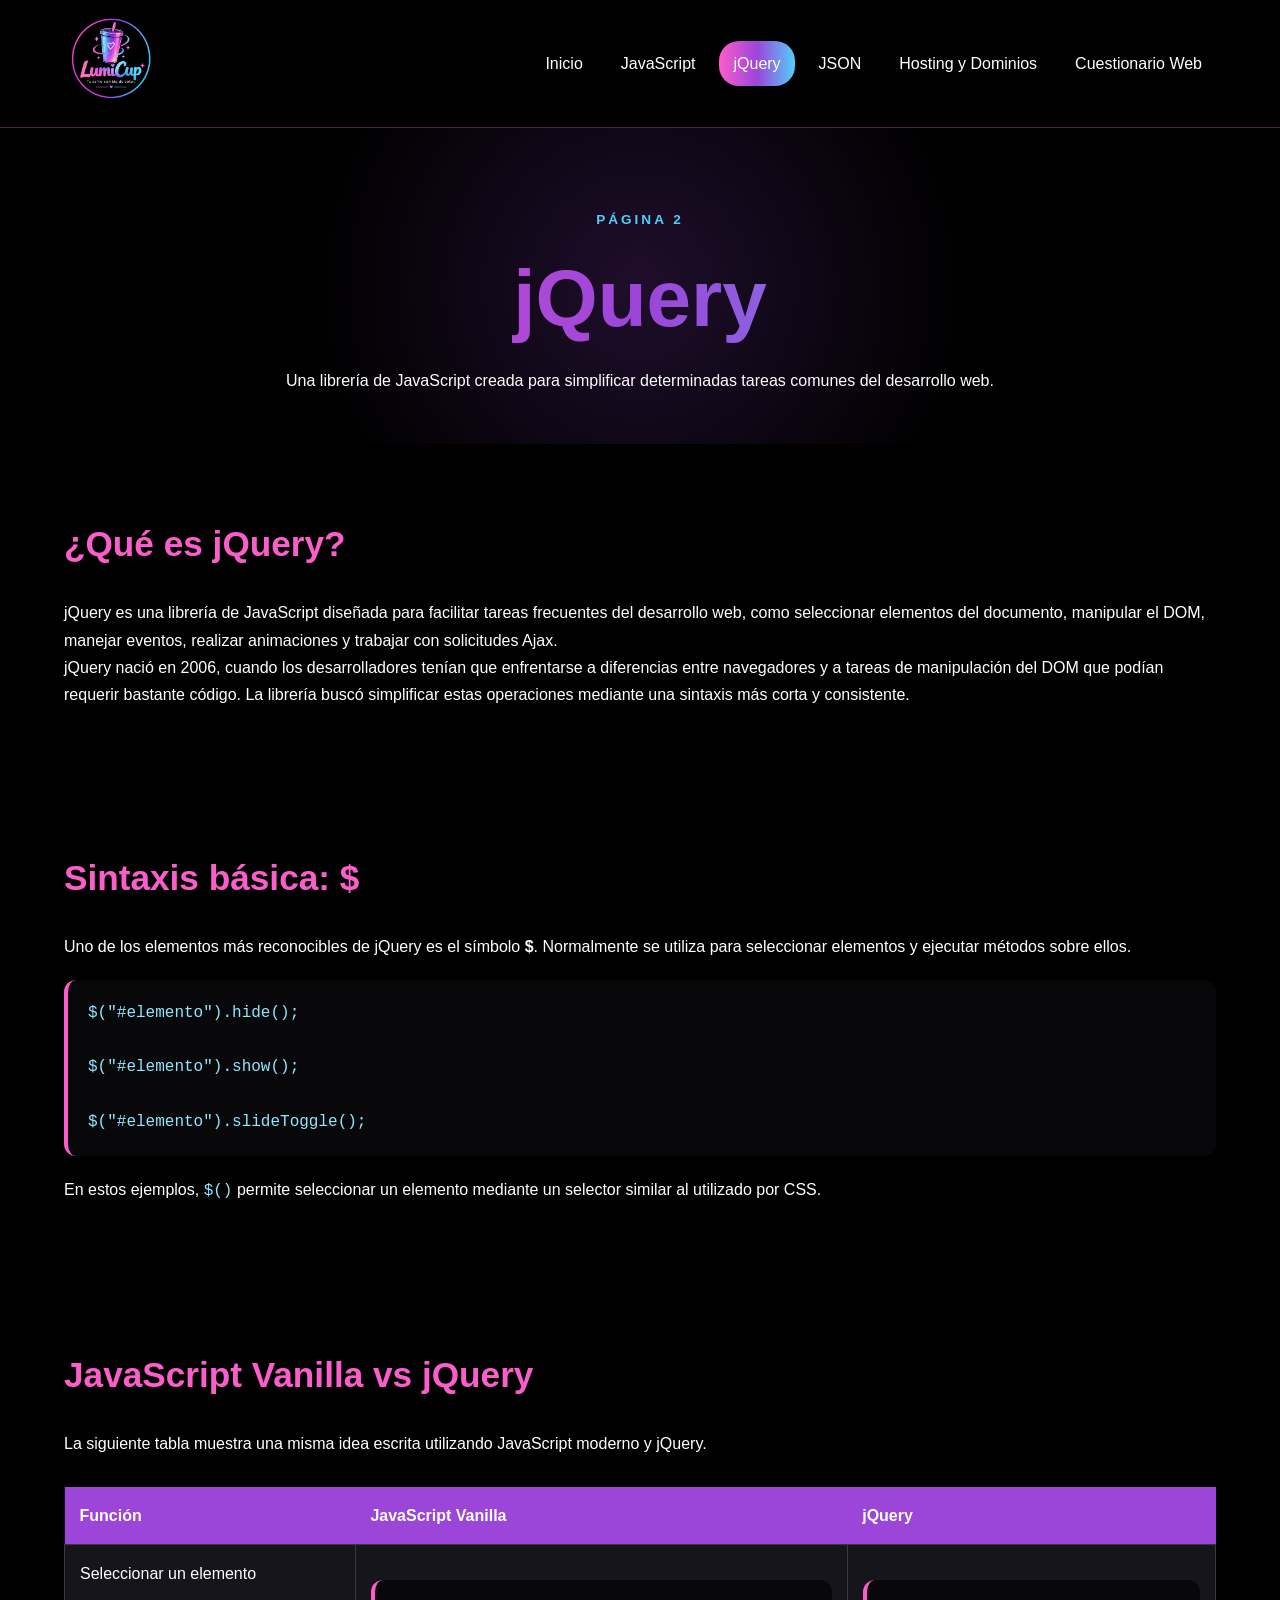
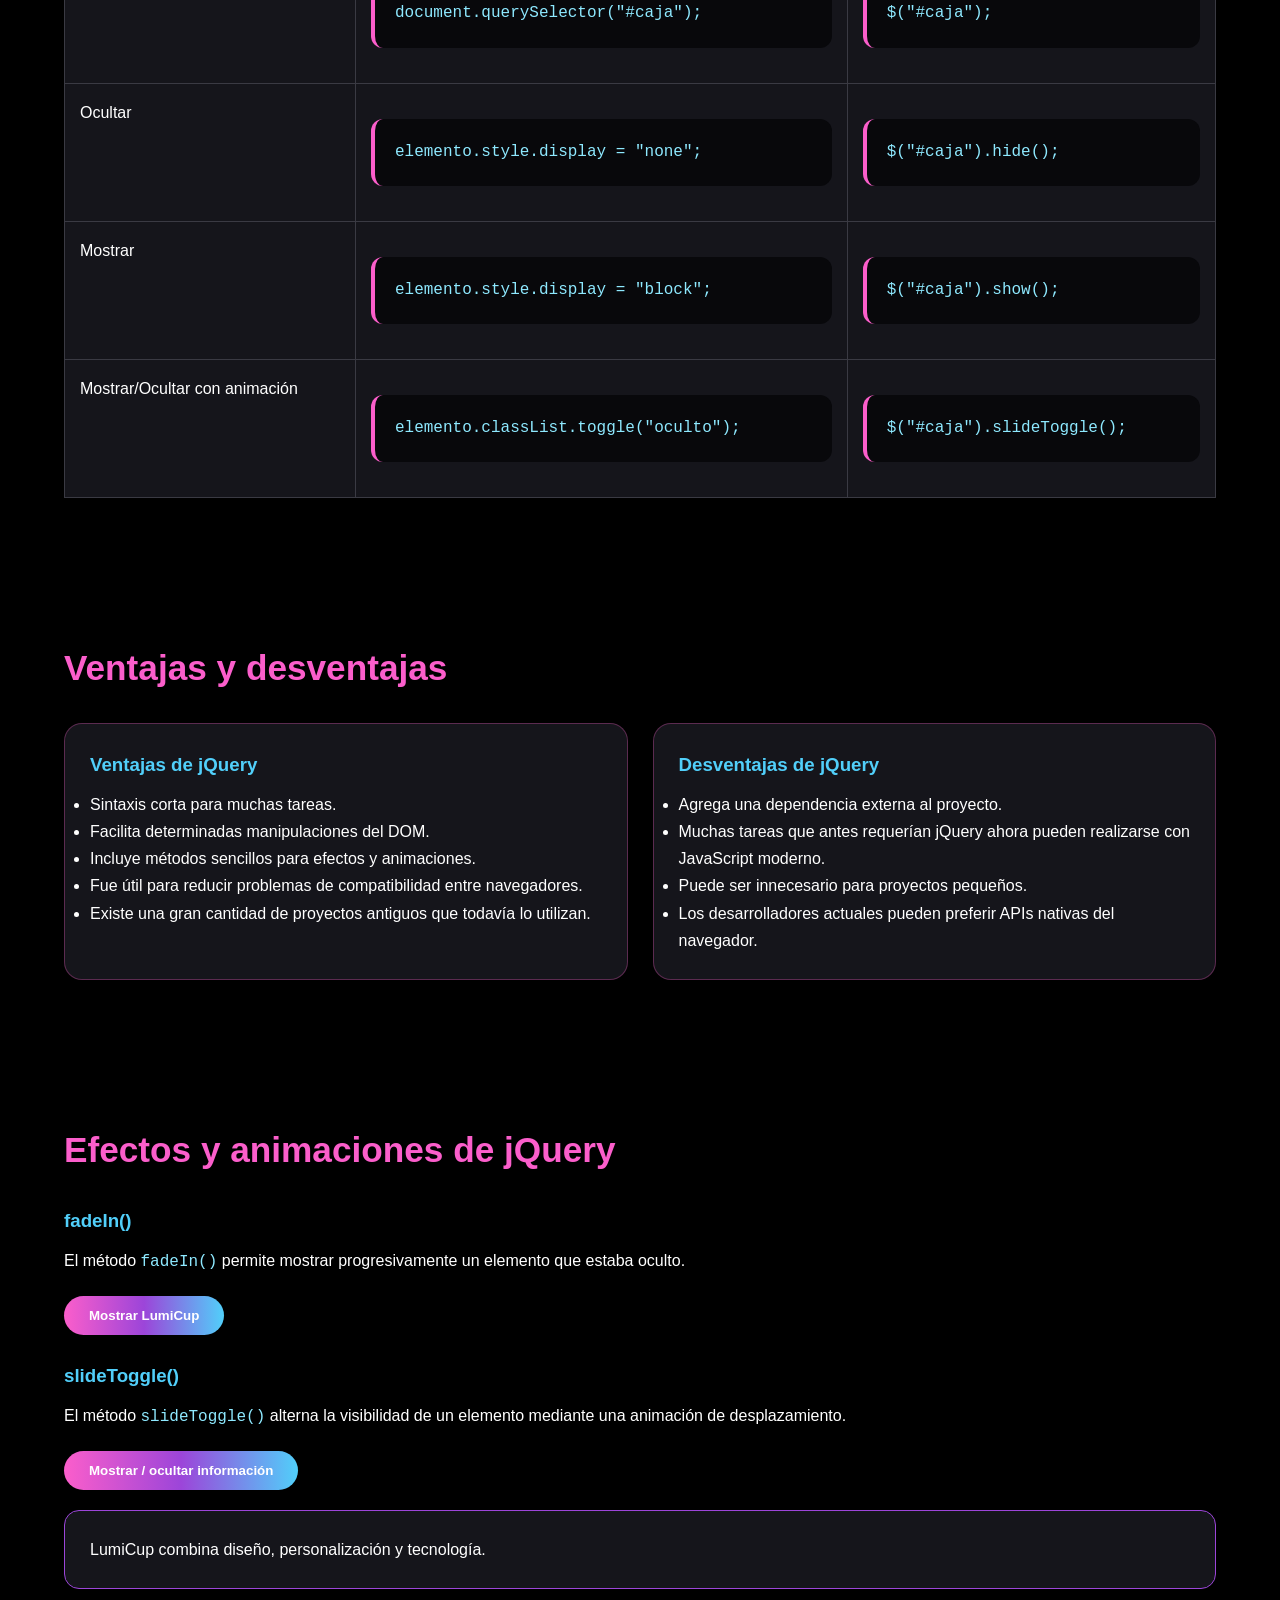
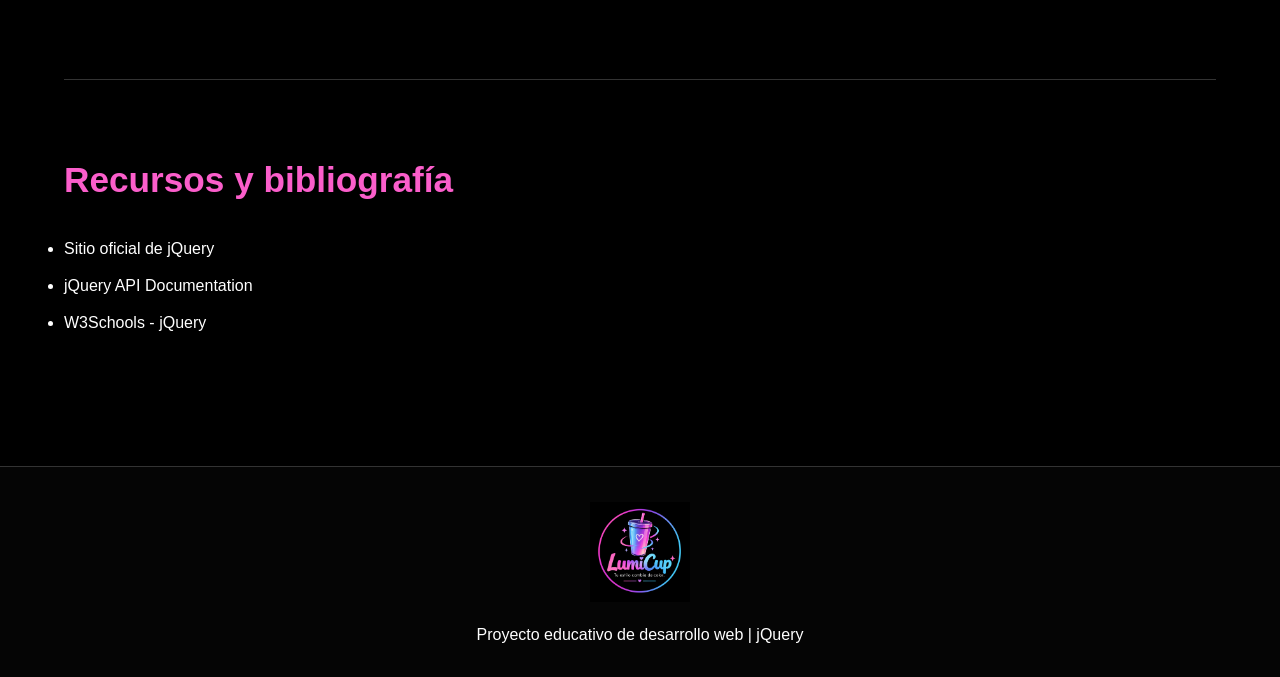
<file: jquery.html>
<!DOCTYPE html>
<html lang="es">
<head>
    <meta charset="UTF-8">
    <meta name="viewport" content="width=device-width, initial-scale=1.0">

    <title>LumiCup | jQuery</title>

    <link rel="stylesheet" href="css/estilos.css">
</head>

<body>

<header>

    <div class="logo-header">
        <img src="img/Logo LumiCup con brillo neón.png" alt="Logo LumiCup">
    </div>

    <nav>
        <a href="index.html">Inicio</a>
        <a href="javascript.html">JavaScript</a>
        <a href="jquery.html" class="activo">jQuery</a>
        <a href="json.html">JSON</a>
        <a href="hosting.html">Hosting y Dominios</a>
        <a href="cuestionario.html">Cuestionario Web</a>
    </nav>

</header>


<main>

<section class="pagina-titulo">

    <p class="etiqueta">PÁGINA 2</p>

    <h1>jQuery</h1>

    <p>
        Una librería de JavaScript creada para simplificar determinadas
        tareas comunes del desarrollo web.
    </p>

</section>


<section class="seccion">

    <h2>¿Qué es jQuery?</h2>

    <p>
        jQuery es una librería de JavaScript diseñada para facilitar
        tareas frecuentes del desarrollo web, como seleccionar elementos
        del documento, manipular el DOM, manejar eventos, realizar
        animaciones y trabajar con solicitudes Ajax.
    </p>

    <p>
        jQuery nació en 2006, cuando los desarrolladores tenían que
        enfrentarse a diferencias entre navegadores y a tareas de
        manipulación del DOM que podían requerir bastante código.
        La librería buscó simplificar estas operaciones mediante una
        sintaxis más corta y consistente.
    </p>

</section>


<section class="seccion">

    <h2>Sintaxis básica: $</h2>

    <p>
        Uno de los elementos más reconocibles de jQuery es el símbolo
        <strong>$</strong>. Normalmente se utiliza para seleccionar
        elementos y ejecutar métodos sobre ellos.
    </p>

<pre><code>$("#elemento").hide();

$("#elemento").show();

$("#elemento").slideToggle();</code></pre>

    <p>
        En estos ejemplos, <code>$()</code> permite seleccionar un
        elemento mediante un selector similar al utilizado por CSS.
    </p>

</section>


<section class="seccion">

    <h2>JavaScript Vanilla vs jQuery</h2>

    <p>
        La siguiente tabla muestra una misma idea escrita utilizando
        JavaScript moderno y jQuery.
    </p>


    <table class="tabla">

        <thead>

            <tr>
                <th>Función</th>
                <th>JavaScript Vanilla</th>
                <th>jQuery</th>
            </tr>

        </thead>

        <tbody>

            <tr>

                <td>Seleccionar un elemento</td>

                <td>
<pre><code>document.querySelector("#caja");</code></pre>
                </td>

                <td>
<pre><code>$("#caja");</code></pre>
                </td>

            </tr>


            <tr>

                <td>Ocultar</td>

                <td>
<pre><code>elemento.style.display = "none";</code></pre>
                </td>

                <td>
<pre><code>$("#caja").hide();</code></pre>
                </td>

            </tr>


            <tr>

                <td>Mostrar</td>

                <td>
<pre><code>elemento.style.display = "block";</code></pre>
                </td>

                <td>
<pre><code>$("#caja").show();</code></pre>
                </td>

            </tr>


            <tr>

                <td>Mostrar/Ocultar con animación</td>

                <td>
<pre><code>elemento.classList.toggle("oculto");</code></pre>
                </td>

                <td>
<pre><code>$("#caja").slideToggle();</code></pre>
                </td>

            </tr>

        </tbody>

    </table>

</section>


<section class="seccion">

    <h2>Ventajas y desventajas</h2>


    <div class="dos-columnas">

        <div class="tarjeta">

            <h3>Ventajas de jQuery</h3>

            <ul>
                <li>Sintaxis corta para muchas tareas.</li>
                <li>Facilita determinadas manipulaciones del DOM.</li>
                <li>Incluye métodos sencillos para efectos y animaciones.</li>
                <li>Fue útil para reducir problemas de compatibilidad entre navegadores.</li>
                <li>Existe una gran cantidad de proyectos antiguos que todavía lo utilizan.</li>
            </ul>

        </div>


        <div class="tarjeta">

            <h3>Desventajas de jQuery</h3>

            <ul>
                <li>Agrega una dependencia externa al proyecto.</li>
                <li>Muchas tareas que antes requerían jQuery ahora pueden realizarse con JavaScript moderno.</li>
                <li>Puede ser innecesario para proyectos pequeños.</li>
                <li>Los desarrolladores actuales pueden preferir APIs nativas del navegador.</li>
            </ul>

        </div>

    </div>

</section>


<section class="seccion">

    <h2>Efectos y animaciones de jQuery</h2>

    <h3>fadeIn()</h3>

    <p>
        El método <code>fadeIn()</code> permite mostrar progresivamente
        un elemento que estaba oculto.
    </p>

    <button id="botonFade" class="boton">
        Mostrar LumiCup
    </button>

    <div id="cajaFade" class="efecto-box">
        ✨ LumiCup apareció utilizando fadeIn()
    </div>


    <h3>slideToggle()</h3>

    <p>
        El método <code>slideToggle()</code> alterna la visibilidad de
        un elemento mediante una animación de desplazamiento.
    </p>

    <button id="botonSlide" class="boton">
        Mostrar / ocultar información
    </button>

    <div id="cajaSlide" class="efecto-box">
        LumiCup combina diseño, personalización y tecnología.
    </div>

</section>


<section class="seccion bibliografia">

    <h2>Recursos y bibliografía</h2>

    <ul>

        <li>
            Sitio oficial de jQuery
        </li>

        <li>
            jQuery API Documentation
        </li>

        <li>
            W3Schools - jQuery
        </li>

    </ul>

</section>

</main>


<footer>

    <img src="img/Logo LumiCup con brillo neón.png" alt="LumiCup">

    <p>Proyecto educativo de desarrollo web | jQuery</p>

</footer>


<script src="https://code.jquery.com/jquery-3.7.1.min.js"></script>

<script>

$(document).ready(function() {

    $("#botonFade").click(function() {
        $("#cajaFade").fadeIn(800);
    });

    $("#botonSlide").click(function() {
        $("#cajaSlide").slideToggle();
    });

});

</script>

</body>
</html>
</file>
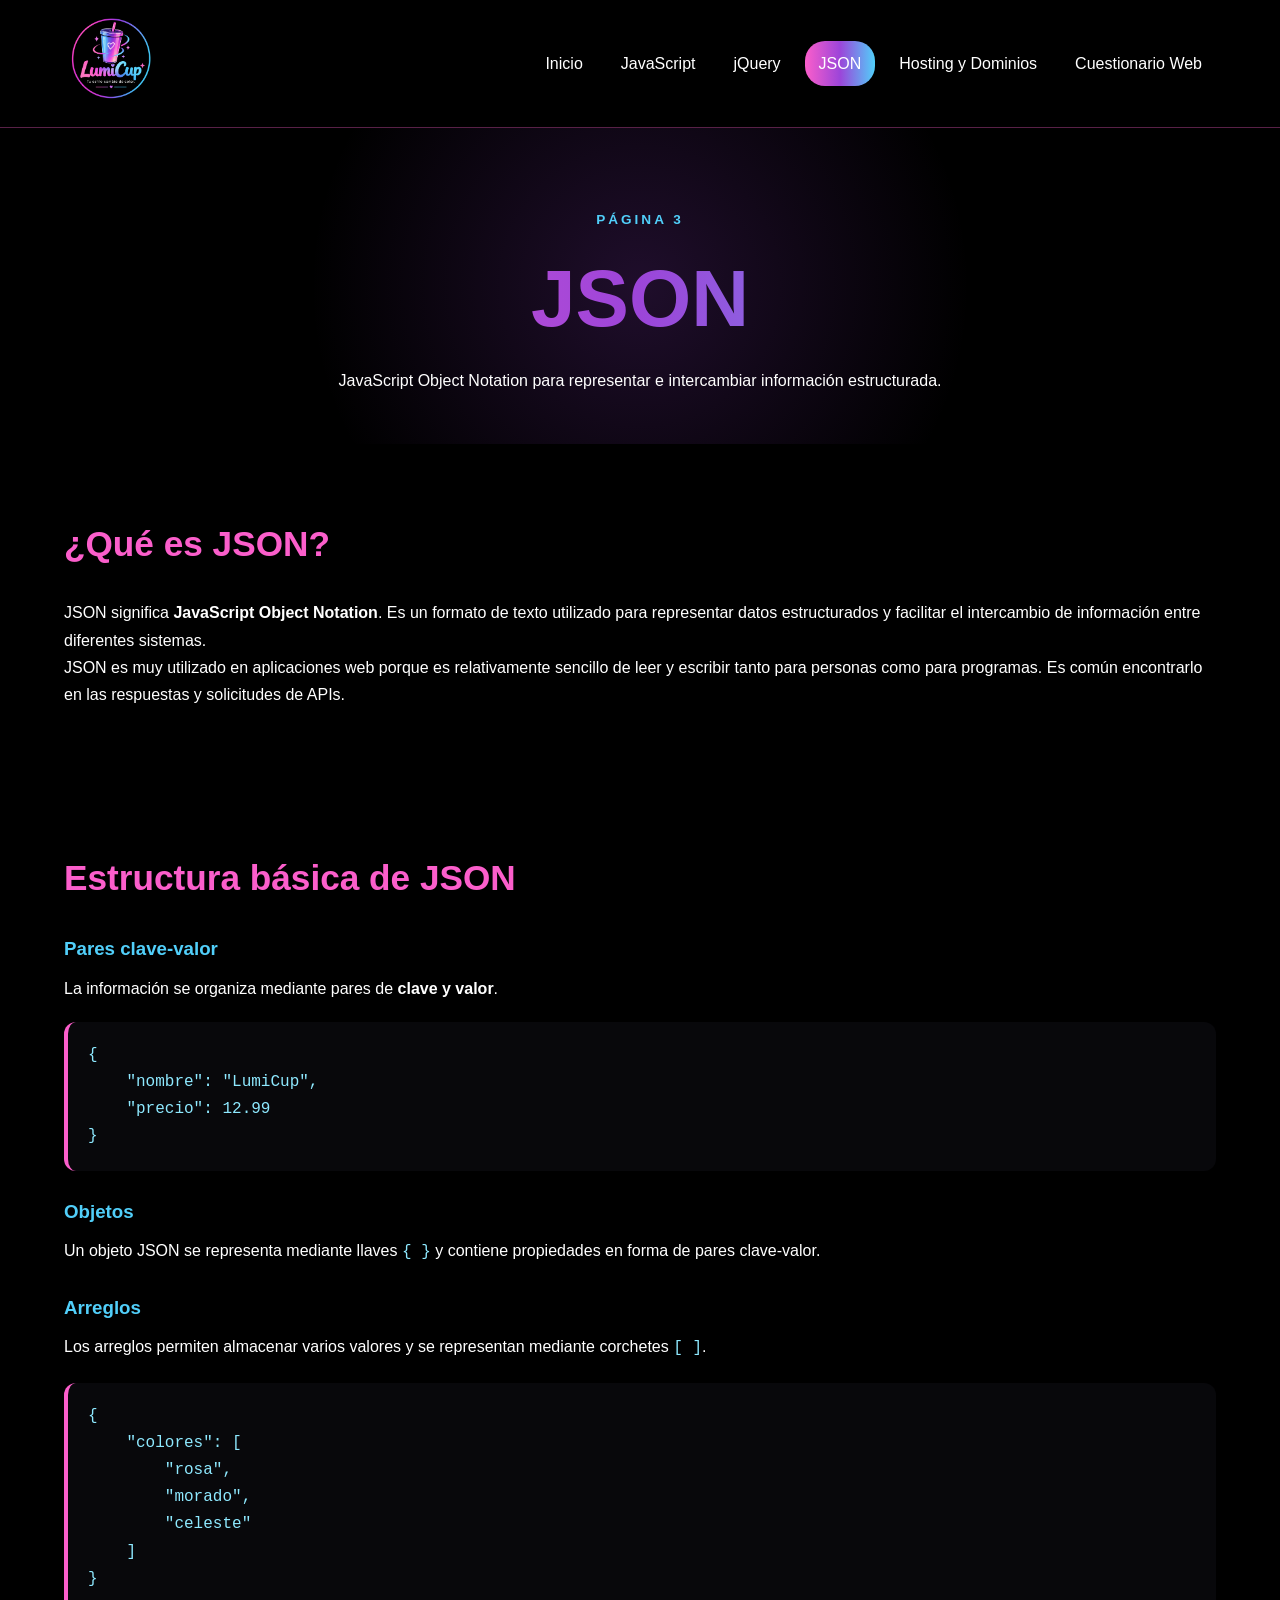
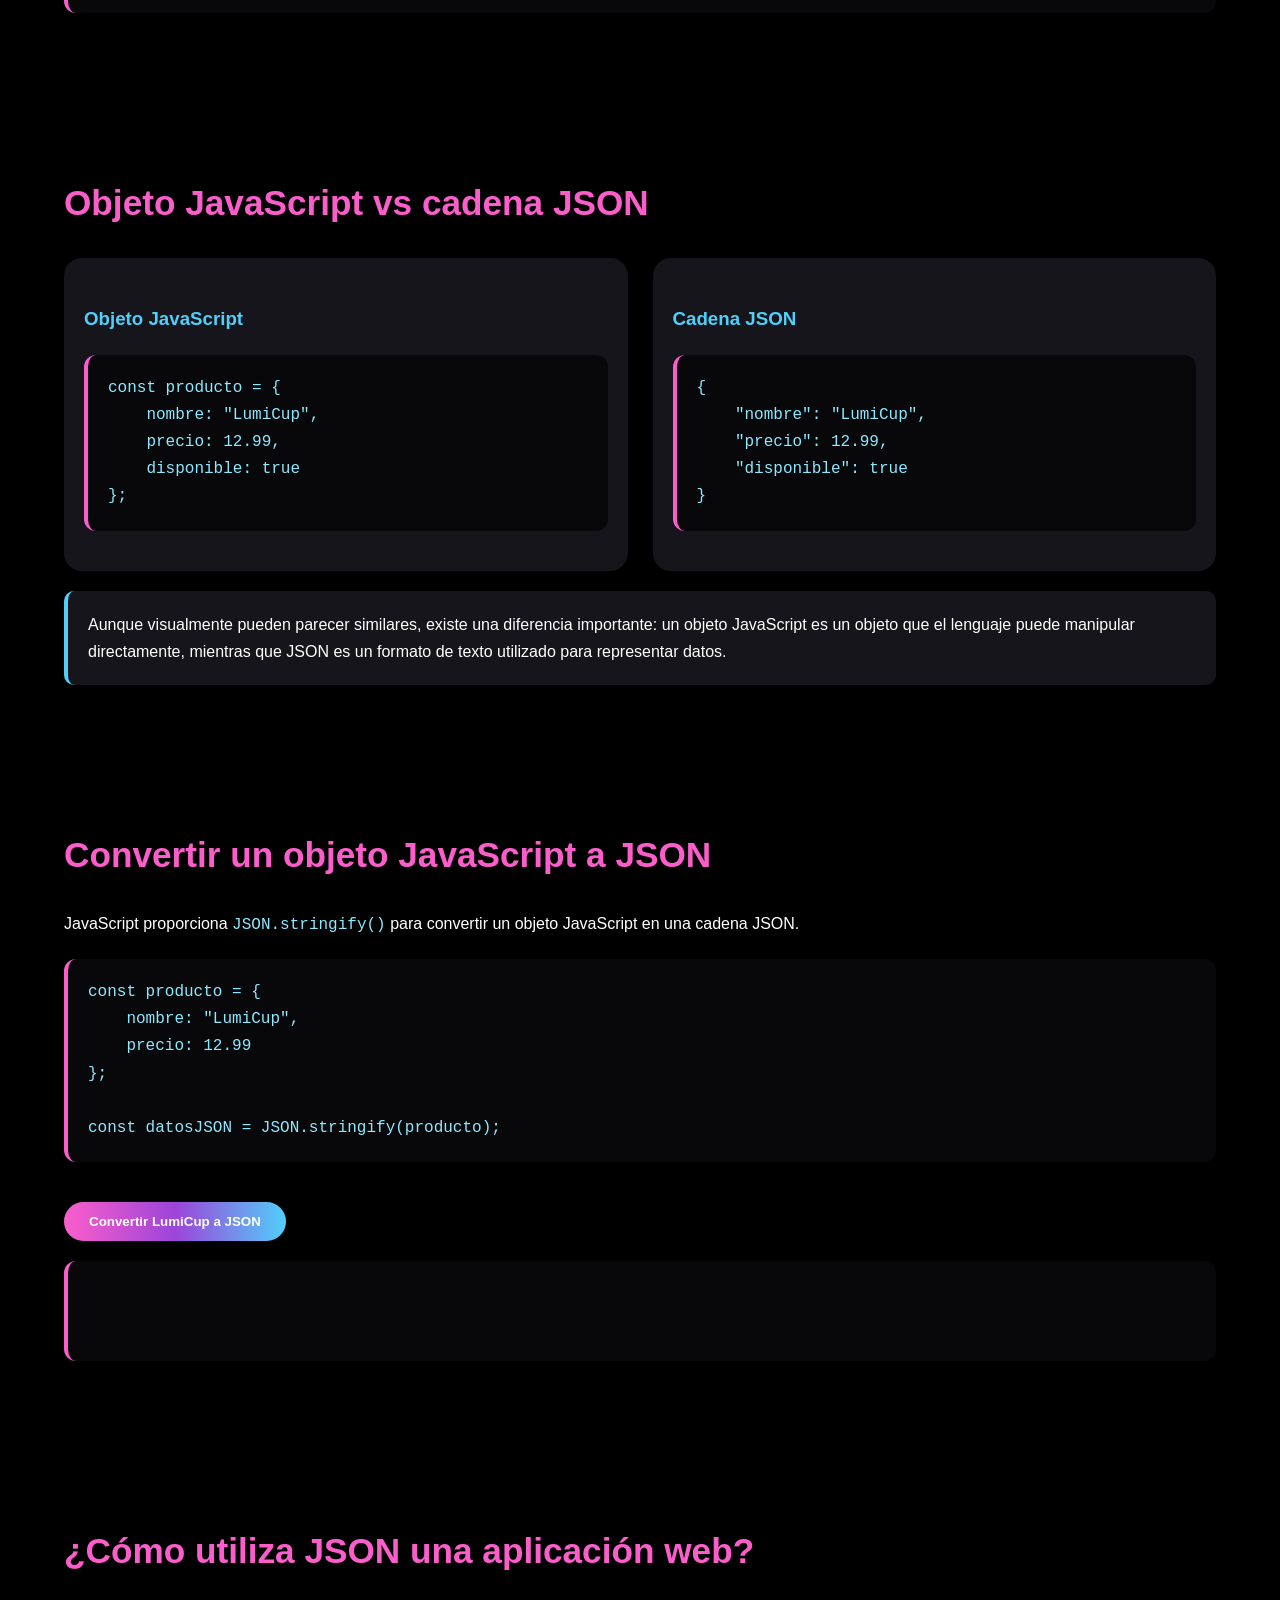
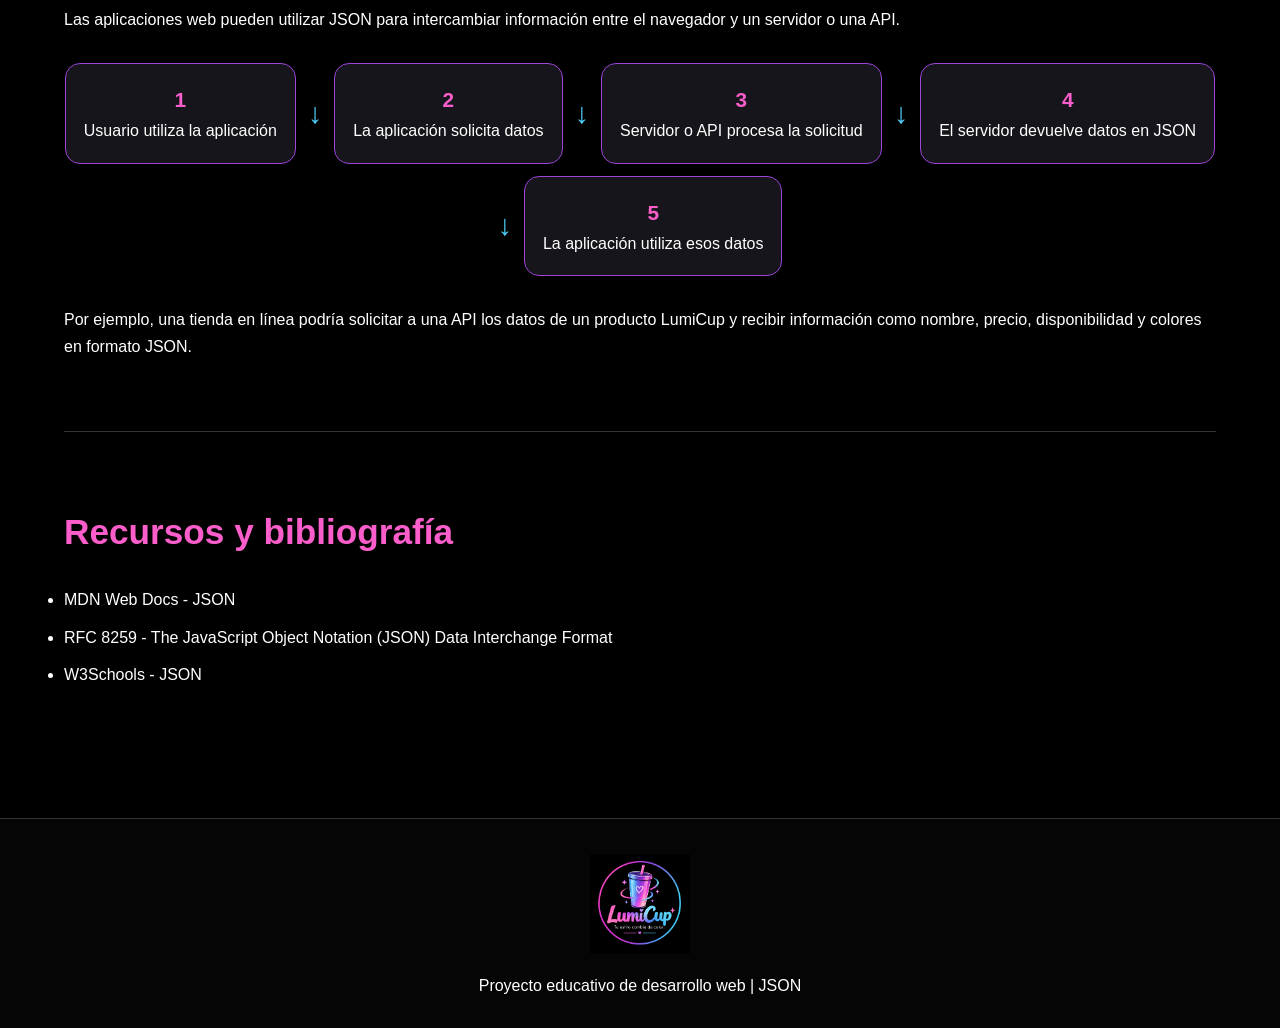
<file: json.html>
<!DOCTYPE html>
<html lang="es">
<head>

    <meta charset="UTF-8">

    <meta name="viewport" content="width=device-width, initial-scale=1.0">

    <title>LumiCup | JSON</title>

    <link rel="stylesheet" href="css/estilos.css">

</head>


<body>

<header>

    <div class="logo-header">

        <img src="img/Logo LumiCup con brillo neón.png" alt="Logo LumiCup">

    </div>


    <nav>

        <a href="index.html">Inicio</a>

        <a href="javascript.html">JavaScript</a>

        <a href="jquery.html">jQuery</a>

        <a href="json.html" class="activo">JSON</a>

        <a href="hosting.html">Hosting y Dominios</a>

        <a href="cuestionario.html">Cuestionario Web</a>

    </nav>

</header>


<main>


<section class="pagina-titulo">

    <p class="etiqueta">PÁGINA 3</p>

    <h1>JSON</h1>

    <p>
        JavaScript Object Notation para representar e intercambiar
        información estructurada.
    </p>

</section>


<section class="seccion">

    <h2>¿Qué es JSON?</h2>

    <p>
        JSON significa <strong>JavaScript Object Notation</strong>.
        Es un formato de texto utilizado para representar datos
        estructurados y facilitar el intercambio de información entre
        diferentes sistemas.
    </p>

    <p>
        JSON es muy utilizado en aplicaciones web porque es relativamente
        sencillo de leer y escribir tanto para personas como para
        programas. Es común encontrarlo en las respuestas y solicitudes
        de APIs.
    </p>

</section>


<section class="seccion">

    <h2>Estructura básica de JSON</h2>

    <h3>Pares clave-valor</h3>

    <p>
        La información se organiza mediante pares de
        <strong>clave y valor</strong>.
    </p>

<pre><code>{
    "nombre": "LumiCup",
    "precio": 12.99
}</code></pre>


    <h3>Objetos</h3>

    <p>
        Un objeto JSON se representa mediante llaves
        <code>{ }</code> y contiene propiedades en forma de
        pares clave-valor.
    </p>


    <h3>Arreglos</h3>

    <p>
        Los arreglos permiten almacenar varios valores y se representan
        mediante corchetes <code>[ ]</code>.
    </p>

<pre><code>{
    "colores": [
        "rosa",
        "morado",
        "celeste"
    ]
}</code></pre>

</section>


<section class="seccion">

    <h2>Objeto JavaScript vs cadena JSON</h2>


    <div class="dos-columnas">

        <div class="codigo-card">

            <h3>Objeto JavaScript</h3>

<pre><code>const producto = {
    nombre: "LumiCup",
    precio: 12.99,
    disponible: true
};</code></pre>

        </div>


        <div class="codigo-card">

            <h3>Cadena JSON</h3>

<pre><code>{
    "nombre": "LumiCup",
    "precio": 12.99,
    "disponible": true
}</code></pre>

        </div>

    </div>


    <div class="explicacion">

        <p>
            Aunque visualmente pueden parecer similares, existe una
            diferencia importante: un objeto JavaScript es un objeto que
            el lenguaje puede manipular directamente, mientras que JSON
            es un formato de texto utilizado para representar datos.
        </p>

    </div>

</section>


<section class="seccion">

    <h2>Convertir un objeto JavaScript a JSON</h2>

    <p>
        JavaScript proporciona <code>JSON.stringify()</code> para
        convertir un objeto JavaScript en una cadena JSON.
    </p>


<pre><code>const producto = {
    nombre: "LumiCup",
    precio: 12.99
};

const datosJSON = JSON.stringify(producto);</code></pre>


    <button id="mostrarJSON" class="boton">
        Convertir LumiCup a JSON
    </button>


    <pre id="resultadoJSON" class="resultado-json"></pre>

</section>


<section class="seccion">

    <h2>¿Cómo utiliza JSON una aplicación web?</h2>

    <p>
        Las aplicaciones web pueden utilizar JSON para intercambiar
        información entre el navegador y un servidor o una API.
    </p>


    <div class="flujo">

        <div class="flujo-item">
            <strong>1</strong>
            <span>Usuario utiliza la aplicación</span>
        </div>

        <div class="flecha">↓</div>

        <div class="flujo-item">
            <strong>2</strong>
            <span>La aplicación solicita datos</span>
        </div>

        <div class="flecha">↓</div>

        <div class="flujo-item">
            <strong>3</strong>
            <span>Servidor o API procesa la solicitud</span>
        </div>

        <div class="flecha">↓</div>

        <div class="flujo-item">
            <strong>4</strong>
            <span>El servidor devuelve datos en JSON</span>
        </div>

        <div class="flecha">↓</div>

        <div class="flujo-item">
            <strong>5</strong>
            <span>La aplicación utiliza esos datos</span>
        </div>

    </div>


    <p class="ejemplo-texto">
        Por ejemplo, una tienda en línea podría solicitar a una API los
        datos de un producto LumiCup y recibir información como nombre,
        precio, disponibilidad y colores en formato JSON.
    </p>

</section>


<section class="seccion bibliografia">

    <h2>Recursos y bibliografía</h2>

    <ul>

        <li>
            MDN Web Docs - JSON
        </li>

        <li>
            RFC 8259 - The JavaScript Object Notation (JSON) Data Interchange Format
        </li>

        <li>
            W3Schools - JSON
        </li>

    </ul>

</section>


</main>


<footer>

    <img src="img/Logo LumiCup con brillo neón.png" alt="LumiCup">

    <p>Proyecto educativo de desarrollo web | JSON</p>

</footer>


<script src="js/script.js"></script>

</body>
</html>
</file>
<file: css/estilos.css>
:root {
    --negro: #000000;
    --rosa: #FB5ECB;
    --morado: #9C45D9;
    --celeste: #51CFFA;
    --azul: #5493EB;
    --violeta: #8988ED;
    --blanco: #ffffff;
    --gris: #15151b;
    --gris-claro: #24242d;
}


* {
    margin: 0;
    padding: 0;
    box-sizing: border-box;
}


html {
    scroll-behavior: smooth;
}


body {
    font-family: Arial, Helvetica, sans-serif;
    background: var(--negro);
    color: var(--blanco);
    line-height: 1.7;
}


/* HEADER */

header {
    position: sticky;
    top: 0;
    z-index: 1000;

    background: rgba(0, 0, 0, 0.94);

    border-bottom: 1px solid rgba(251, 94, 203, 0.35);

    padding: 12px 5%;

    display: flex;
    align-items: center;
    justify-content: space-between;

    gap: 20px;
}


.logo-header img {
    width: 95px;
    height: 95px;
    object-fit: contain;
}


nav {
    display: flex;
    flex-wrap: wrap;
    justify-content: center;
    gap: 10px;
}


nav a {
    color: white;
    text-decoration: none;

    padding: 9px 14px;

    border-radius: 20px;

    transition: 0.3s;
}


nav a:hover,
nav a.activo {
    background: linear-gradient(
        90deg,
        var(--rosa),
        var(--morado),
        var(--celeste)
    );

    color: white;
}


/* HERO */

.hero {
    min-height: 650px;

    padding: 70px 8%;

    display: flex;
    align-items: center;
    justify-content: space-between;

    gap: 50px;

    background:
        radial-gradient(
            circle at 20% 50%,
            rgba(251, 94, 203, 0.18),
            transparent 35%
        ),
        radial-gradient(
            circle at 80% 50%,
            rgba(81, 207, 250, 0.15),
            transparent 35%
        );
}


.hero-text {
    max-width: 650px;
}


.etiqueta {
    color: var(--celeste);
    font-size: 0.85rem;
    font-weight: bold;
    letter-spacing: 3px;
}


.hero h1 {
    font-size: clamp(4rem, 10vw, 8rem);

    margin: 5px 0;

    background: linear-gradient(
        90deg,
        var(--rosa),
        var(--morado),
        var(--celeste)
    );

    -webkit-background-clip: text;
    background-clip: text;
    color: transparent;
}


.hero h2 {
    font-size: 2rem;
    margin-bottom: 20px;
}


.hero p {
    font-size: 1.1rem;
}


.hero-logo img {
    width: min(430px, 80vw);

    filter:
        drop-shadow(0 0 15px rgba(251, 94, 203, 0.5))
        drop-shadow(0 0 25px rgba(81, 207, 250, 0.3));
}


/* BOTONES */

.boton {
    display: inline-block;

    margin-top: 20px;

    padding: 12px 25px;

    border: none;
    border-radius: 30px;

    background: linear-gradient(
        90deg,
        var(--rosa),
        var(--morado),
        var(--celeste)
    );

    color: white;

    font-weight: bold;

    cursor: pointer;

    text-decoration: none;

    transition: transform 0.3s;
}


.boton:hover {
    transform: translateY(-3px) scale(1.02);
}


/* SECCIONES */

.seccion {
    width: 90%;
    max-width: 1200px;

    margin: 0 auto;

    padding: 70px 0;
}


.seccion h2 {
    font-size: 2.2rem;

    margin-bottom: 25px;

    color: var(--rosa);
}


.seccion h3 {
    color: var(--celeste);

    margin-top: 25px;
    margin-bottom: 10px;
}


.centrado {
    text-align: center;
}


/* TARJETAS */

.tarjetas {
    display: grid;

    grid-template-columns:
        repeat(auto-fit, minmax(250px, 1fr));

    gap: 25px;

    margin-top: 30px;
}


.tarjeta {
    background: var(--gris);

    border: 1px solid rgba(251, 94, 203, 0.3);

    border-radius: 18px;

    padding: 25px;

    transition: 0.3s;
}


.tarjeta:hover {
    transform: translateY(-5px);

    border-color: var(--celeste);

    box-shadow:
        0 0 20px rgba(251, 94, 203, 0.15);
}


.tarjeta h3 {
    margin-top: 0;
}


/* PROCESO */

.proceso {
    display: grid;

    grid-template-columns:
        repeat(auto-fit, minmax(220px, 1fr));

    gap: 20px;
}


.paso {
    background: var(--gris);

    padding: 25px;

    border-radius: 18px;

    border-top: 3px solid var(--rosa);
}


.paso span {
    color: var(--celeste);

    font-size: 2rem;

    font-weight: bold;
}


/* COLORES */

.colores {
    display: grid;

    grid-template-columns:
        repeat(auto-fit, minmax(210px, 1fr));

    gap: 20px;

    margin-top: 30px;
}


.color {
    padding: 25px;

    border-radius: 18px;

    border: 1px solid #444;
}


.color strong,
.color span {
    display: block;
}


.color strong {
    font-size: 1.5rem;
}


.color-rosa {
    border-color: var(--rosa);
}


.color-morado {
    border-color: var(--morado);
}


.color-celeste {
    border-color: var(--celeste);
}


.color-negro {
    background: #080808;
}


/* SIMULADOR */

.simulador {
    text-align: center;

    background: var(--gris);

    border-radius: 25px;

    padding-left: 5%;
    padding-right: 5%;
}


.simulador label {
    display: block;

    margin: 30px 0 10px;
}


input[type="range"] {
    width: 80%;

    accent-color: var(--rosa);
}


.vaso-demo {
    width: 200px;
    height: 250px;

    margin: 35px auto 20px;

    border-radius: 20px 20px 45px 45px;

    display: flex;
    align-items: center;
    justify-content: center;

    font-size: 1.5rem;
    font-weight: bold;

    border: 5px solid white;

    background: var(--violeta);

    transition:
        background 0.5s,
        transform 0.5s;

    box-shadow: 0 0 25px rgba(255,255,255,0.15);
}


.vaso-demo:hover {
    transform: scale(1.05);
}


/* PÁGINAS */

.pagina-titulo {
    text-align: center;

    padding: 80px 20px 50px;

    background:
        radial-gradient(
            circle,
            rgba(156, 69, 217, 0.2),
            transparent 50%
        );
}


.pagina-titulo h1 {
    font-size: clamp(2.5rem, 7vw, 5rem);

    background: linear-gradient(
        90deg,
        var(--rosa),
        var(--morado),
        var(--celeste)
    );

    -webkit-background-clip: text;
    background-clip: text;
    color: transparent;
}


/* TABLAS */

.tabla {
    width: 100%;

    border-collapse: collapse;

    margin-top: 30px;

    background: var(--gris);

    overflow: hidden;
}


.tabla th {
    background: var(--morado);

    padding: 15px;

    text-align: left;
}


.tabla td {
    padding: 15px;

    border: 1px solid #3a3a43;

    vertical-align: top;
}


.tabla tr:hover {
    background: #1e1e27;
}


/* CÓDIGO */

pre {
    background: #08080b;

    color: #e7e7e7;

    padding: 20px;

    margin: 20px 0;

    border-radius: 12px;

    overflow-x: auto;

    border-left: 4px solid var(--rosa);

    text-align: left;
}


code {
    font-family: Consolas, Monaco, monospace;

    color: #8ee9ff;
}


.codigo-card {
    background: var(--gris);

    border-radius: 18px;

    padding: 20px;
}


.explicacion {
    background: var(--gris);

    border-left: 4px solid var(--celeste);

    border-radius: 10px;

    padding: 20px;

    margin-top: 20px;
}


.ejemplo-js {
    display: flex;

    justify-content: center;

    margin-top: 30px;
}


#vasoJS {
    width: 180px;
    height: 180px;

    border-radius: 50%;

    background: var(--celeste);

    display: flex;

    align-items: center;
    justify-content: center;

    font-size: 1.4rem;
    font-weight: bold;

    transition: 0.5s;
}


/* EVENTOS */

.hover-demo {
    max-width: 500px;

    margin: 20px auto;

    padding: 30px;

    text-align: center;

    background: var(--morado);

    border-radius: 15px;

    transition: 0.3s;
}


.hover-demo:hover {
    background: var(--rosa);
}


/* EFECTOS */

.efecto-box {
    padding: 25px;

    margin: 20px 0;

    background: var(--gris);

    border-radius: 15px;

    border: 1px solid var(--morado);
}


#cajaFade {
    display: none;
}


.dos-columnas {
    display: grid;

    grid-template-columns:
        repeat(auto-fit, minmax(280px, 1fr));

    gap: 25px;
}


/* FLUJOS */

.flujo {
    display: flex;

    align-items: center;

    justify-content: center;

    flex-wrap: wrap;

    gap: 12px;

    margin: 30px 0;
}


.flujo-item {
    background: var(--gris);

    border: 1px solid var(--morado);

    border-radius: 15px;

    padding: 18px;

    text-align: center;

    min-width: 160px;
}


.flujo-item strong {
    display: block;

    color: var(--rosa);

    font-size: 1.3rem;
}


.flecha {
    color: var(--celeste);

    font-size: 1.8rem;
}


/* DNS */

.dns {
    max-width: 700px;

    margin: 30px auto;

    text-align: center;
}


.dns-box {
    padding: 20px;

    background: var(--gris);

    border: 1px solid var(--celeste);

    border-radius: 15px;
}


.dns-box strong {
    display: block;

    color: var(--rosa);

    font-size: 1.5rem;
}


.dns-arrow {
    color: var(--rosa);

    font-size: 2rem;

    margin: 5px;
}


/* QUIZ */

.pregunta {
    background: var(--gris);

    padding: 25px;

    border-radius: 15px;

    margin-bottom: 25px;

    border-left: 4px solid var(--morado);
}


.pregunta h3 {
    margin-top: 0;

    color: white;
}


.pregunta label {
    display: block;

    padding: 8px;

    cursor: pointer;

    border-radius: 8px;
}


.pregunta label:hover {
    background: #282832;
}


.resultado-quiz {
    margin-top: 30px;

    padding: 25px;

    border-radius: 15px;

    text-align: center;

    font-size: 1.3rem;

    font-weight: bold;
}


.resultado-json {
    min-height: 100px;

    color: var(--celeste);
}


/* BIBLIOGRAFÍA */

.bibliografia {
    border-top: 1px solid #333;
}


.bibliografia li {
    margin: 10px 0;
}


/* FOOTER */

footer {
    margin-top: 50px;

    padding: 35px 20px;

    text-align: center;

    border-top: 1px solid #333;

    background: #050505;
}


footer img {
    width: 100px;

    margin-bottom: 10px;
}


/* RESPONSIVE */

@media (max-width: 800px) {

    header {
        flex-direction: column;
    }


    .hero {
        flex-direction: column;

        text-align: center;

        padding-top: 50px;
    }


    .hero h1 {
        font-size: 5rem;
    }


    nav {
        gap: 5px;
    }


    nav a {
        font-size: 0.85rem;

        padding: 7px 9px;
    }


    .tabla {
        display: block;

        overflow-x: auto;
    }

}
</file>
